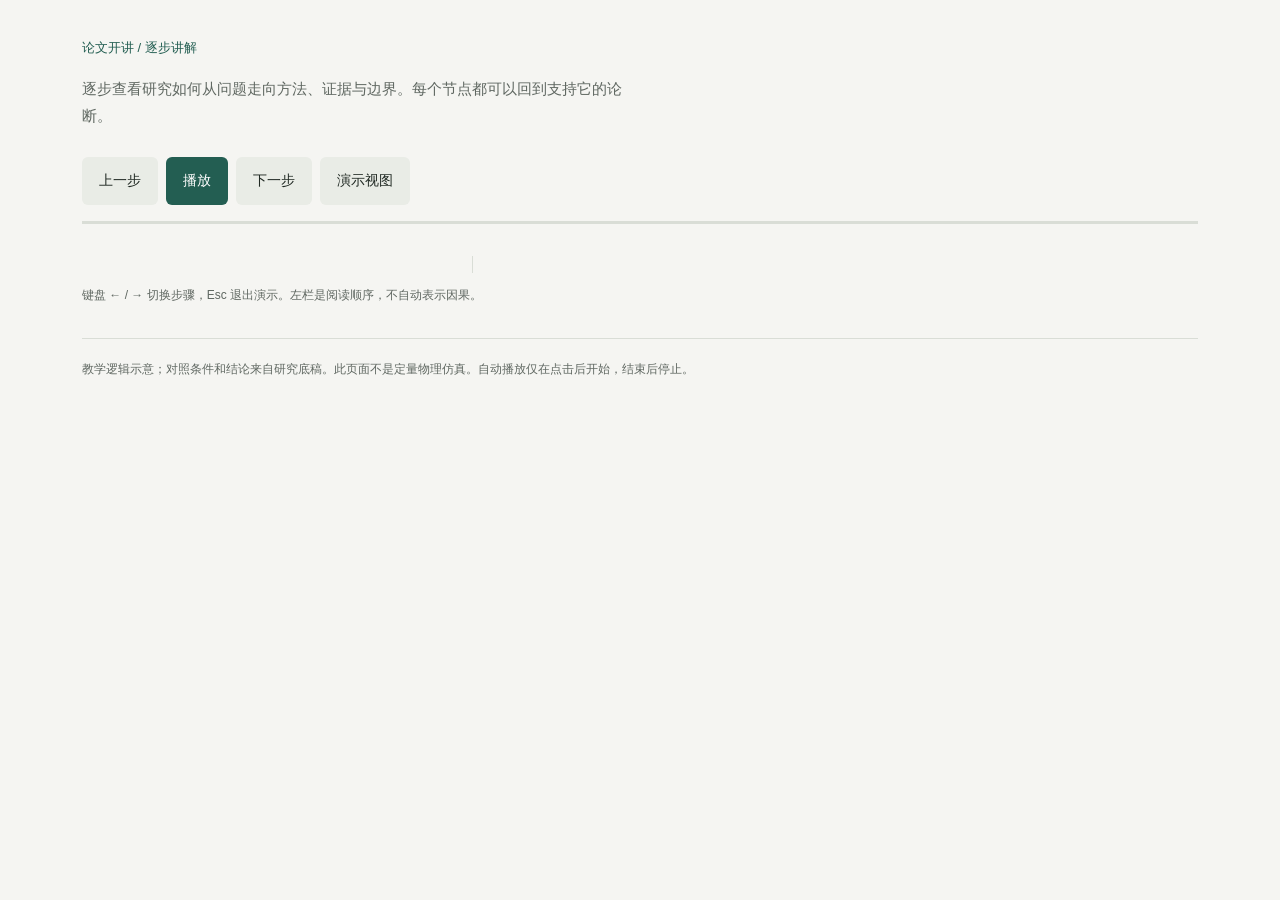
<file: assets/logic-chain.html>
<!doctype html>
<html lang="zh-CN">
<head>
<meta charset="utf-8">
<meta name="viewport" content="width=device-width,initial-scale=1">
<title>研究逻辑链</title>
<style>
:root{color-scheme:light;--bg:#f5f5f2;--panel:#fff;--ink:#202923;--soft:#606862;--line:#d9ddd6;--accent:#235e52;--pale:#eaf0eb}
*{box-sizing:border-box}body{margin:0;background:var(--bg);color:var(--ink);font:16px/1.8 "Helvetica Neue",Arial,"PingFang SC","Microsoft YaHei",sans-serif;-webkit-font-smoothing:antialiased}
main{max-width:1180px;margin:auto;padding:36px 32px}header{max-width:850px}h1,h2,h3{overflow-wrap:anywhere;font-weight:500;letter-spacing:-.02em}
h1{font-size:clamp(28px,3.5vw,40px);line-height:1.35;margin:12px 0 16px}.eyebrow{font-size:13px;color:var(--accent)}.lead{color:var(--soft);font-size:15px;max-width:65ch}
.toolbar{display:flex;gap:8px;align-items:center;flex-wrap:wrap;margin:28px 0 16px}
button{font:inherit;min-height:44px;padding:10px 16px;border:1px solid transparent;border-radius:6px;background:#e9ece6;color:var(--ink);cursor:pointer;font-size:14px;touch-action:manipulation}
button:focus-visible,a:focus-visible,summary:focus-visible{outline:2px solid var(--accent);outline-offset:4px}
button:disabled{opacity:.45;cursor:default}#play,#reveal{background:var(--accent);color:#fff}#present[aria-pressed=true]{border-color:var(--accent);color:var(--accent);background:var(--pale)}
#position{font-size:13px;color:var(--soft);margin-left:auto;font-variant-numeric:tabular-nums}
#meter{height:3px;background:var(--line);margin:0 0 32px}#fill{height:100%;width:0;background:var(--accent)}
.layout{display:grid;grid-template-columns:minmax(200px,.65fr) minmax(0,1.35fr);gap:40px;align-items:start}
#chain{padding:0;margin:0;list-style:none}.node{margin:0}
.node button{display:flex;align-items:baseline;gap:16px;text-align:left;width:100%;border:0;border-radius:0;background:none;padding:16px 0;border-bottom:1px solid var(--line);transition:color .15s}
.node[aria-current=true] button{color:var(--accent);font-weight:600;border-bottom-color:var(--accent);transform:none}
.number{font-variant-numeric:tabular-nums;color:var(--soft);font-size:12px;min-width:24px}.node[aria-current=true] .number{color:var(--accent)}
.detail{padding:0 0 0 32px;border-left:1px solid var(--line);min-width:0}
h2{margin:8px 0 16px;font-size:28px;line-height:1.4}.relation{color:var(--accent);font-size:13px;margin-top:0}.tag{font-size:12px;color:var(--accent)}
#explanation{font-size:17px;line-height:1.9;max-width:70ch}
.claim{border-top:1px solid var(--line);padding:20px 0 8px;margin-top:24px}.boundary{color:var(--soft);font-size:14px}
details{font-size:14px;overflow-wrap:anywhere}summary{cursor:pointer;padding:10px 0;min-height:44px}a{color:var(--accent);text-underline-offset:4px}
footer{color:var(--soft);font-size:12px;margin-top:32px;border-top:1px solid var(--line);padding-top:20px}.reduced,.keyboard-note{color:var(--soft);font-size:12px}
.hidden{display:none!important}.scene{border-top:1px solid var(--line);padding-top:24px;margin-top:28px}
.scene-question{font-size:22px;line-height:1.6;margin:8px 0 24px}
.comparison{display:grid;grid-template-columns:1fr 1fr;gap:20px}
.condition{padding:20px;background:var(--panel);border-top:2px solid var(--line);min-width:0;overflow-wrap:anywhere}
.condition small{color:var(--soft);font-size:12px}.condition p{margin:16px 0 0;font-size:17px;line-height:1.85}
.condition.after{background:var(--pale);border-color:var(--accent)}
.masked #after{display:none}.masked .after{min-height:128px}.masked .after:after{content:"先想一想：这个改变会带来什么？";display:block;margin-top:16px;font-size:15px;color:var(--soft)}
#reveal{margin:24px 0 8px}#takeaway{font-size:16px;color:var(--accent);line-height:1.85}
.presentation body{background:var(--panel)}.presentation main{max-width:1200px;padding-top:24px}
.presentation header h1{font-size:16px;color:var(--soft);letter-spacing:0;max-width:none}.presentation header .lead,.presentation header .eyebrow{display:none}
.presentation .layout{grid-template-columns:1fr}.presentation #chain{display:none}
.presentation .detail{padding:0;border:0}.presentation h2{font-size:38px;max-width:30em}
.presentation #explanation{font-size:21px;max-width:75ch}
.presentation .scene-question{font-size:28px}.presentation .condition{padding:28px;background:var(--bg)}.presentation .condition.after{background:var(--pale)}
.presentation .condition p{font-size:clamp(20px,2.4vw,28px)}.presentation .claim{font-size:15px;max-width:85ch}
@media(max-width:760px){
 main{padding:28px 20px}.layout{grid-template-columns:1fr;gap:28px}.detail{grid-row:1;border:0;padding:0}
 h2{font-size:25px}#chain{border-top:1px solid var(--line)}.toolbar{gap:8px}.toolbar button{padding:8px 12px}
 .presentation main{padding:24px 20px}.presentation h2{font-size:30px}.presentation #explanation{font-size:18px}
}
@media(max-width:520px){
 .comparison{grid-template-columns:1fr;gap:16px}.condition,.presentation .condition{padding:20px}
 .scene-question,.presentation .scene-question{font-size:22px}#position{margin-left:0;width:100%}
 .presentation .condition p{font-size:20px}
}
@media(prefers-reduced-motion:reduce){*{transition:none!important;animation:none!important}.node[aria-current=true] button{transform:none}}
@media print{.toolbar,.keyboard-note,.reduced,#meter,#chain{display:none}.layout{display:block}.detail{border:0;padding:0}.masked #after{display:block}.masked .after:after{display:none}body{background:white}main{padding:0}h1,h2,h3{break-after:avoid}}
</style>
</head>
<body>
<main>
<header><div class="eyebrow">论文开讲 / 逐步讲解</div><h1 id="title"></h1>
<p class="lead">逐步查看研究如何从问题走向方法、证据与边界。每个节点都可以回到支持它的论断。</p></header>
<div class="toolbar">
<button id="prev" type="button">上一步</button><button id="play" type="button">播放</button>
<button id="next" type="button">下一步</button><button id="present" type="button" aria-pressed="false">演示视图</button><span id="position" aria-live="polite"></span>
</div>
<div id="meter" role="progressbar" aria-label="逻辑链进度" aria-valuemin="0" aria-valuemax="100" aria-valuenow="0"><div id="fill"></div></div>
<div class="layout"><ol id="chain" aria-label="逻辑节点"></ol>
<section class="detail" aria-labelledby="node-title">
<p id="relation" class="relation"></p><h2 id="node-title"></h2><p id="explanation"></p>
<section id="scene" class="scene hidden" aria-label="预测与对照">
<span class="tag">先预测，再检查</span><h3 id="scene-question" class="scene-question"></h3>
<div id="comparison" class="comparison masked"><div class="condition"><small>条件 A / 起点</small><p id="before"></p></div><div class="condition after"><small>条件 B / 改变后</small><p id="after"></p></div></div>
<button id="reveal" type="button" aria-expanded="false">揭示变化</button><p id="takeaway" class="hidden"></p>
</section>
<div id="claims"></div></section></div>
<p id="motion-note" class="reduced"></p>
<p class="keyboard-note">键盘 ← / → 切换步骤，Esc 退出演示。左栏是阅读顺序，不自动表示因果。</p>
<footer>教学逻辑示意；对照条件和结论来自研究底稿。此页面不是定量物理仿真。自动播放仅在点击后开始，结束后停止。</footer>
</main>
<script id="data" type="application/json">__RESEARCH_DATA__</script>
<script>
const data=JSON.parse(document.getElementById('data').textContent);
const byId=(items)=>Object.fromEntries(items.map(x=>[x.id,x]));
const claims=byId(data.claims), evidence=byId(data.evidence), sources=byId(data.sources);
const relations={motivates:'提出动机',requires:'依赖前提',supports:'提供支持',contrasts:'形成对照',limits:'限定边界',enables:'使下一步可行',causes:'因果关系'};
const types={author_claim:'作者主张',observation:'观测／证据',inference:'补充推断'};
let index=0,timer=null,elapsed=0,last=0,revealed=false;
const reduced=matchMedia('(prefers-reduced-motion: reduce)');
const $=(id)=>document.getElementById(id);
function el(tag,text,cls){const n=document.createElement(tag);n.textContent=text;if(cls)n.className=cls;return n}
$('title').textContent=data.title;document.title=data.title+' · 逻辑链';
data.nodes.forEach((n,i)=>{const li=el('li','','node'),b=el('button','');b.type='button';b.append(el('span',String(i+1).padStart(2,'0'),'number'),el('span',n.label));b.addEventListener('click',()=>{pause();show(i)});li.append(b);$('chain').append(li)});
function show(i){
index=i;elapsed=0;const n=data.nodes[i],previous=data.nodes[i-1];
const edge=previous&&data.edges.find(e=>e.from===previous.id&&e.to===n.id);
$('relation').textContent=edge?relations[edge.relation]+'：'+edge.reason:(i?'下一知识点':'从研究问题出发');
$('node-title').textContent=n.label;$('explanation').textContent=n.explanation;
const scene=(data.scenes||[]).find(s=>s.node_id===n.id);
$('scene').classList.toggle('hidden',!scene);revealed=false;$('comparison').classList.add('masked');$('reveal').textContent='揭示变化';$('reveal').setAttribute('aria-expanded','false');$('takeaway').classList.add('hidden');
if(scene){$('scene-question').textContent=scene.question;$('before').textContent=scene.before;$('after').textContent=scene.after;$('takeaway').textContent=scene.takeaway}
$('position').textContent=(i+1)+' / '+data.nodes.length;
[...$('chain').children].forEach((li,j)=>li.setAttribute('aria-current',String(j===i)));
$('claims').replaceChildren();
n.claim_ids.forEach(id=>{
 const c=claims[id],box=el('div','','claim');box.append(el('span',id+' · '+types[c.type],'tag'),el('p',c.text),el('p','边界：'+c.boundary,'boundary'));
 const details=el('details','');details.append(el('summary','查看原文证据与定位'));
 c.evidence_ids.forEach(eid=>{const e=evidence[eid],s=sources[e.source_id];details.append(el('p',eid+' · '+s.title+' · '+e.location+' ['+e.verification+']'),el('p',e.observation));
 const loc=s.location||'';if(/^https?:\/\//i.test(loc)){const a=el('a','打开来源');a.href=loc;a.target='_blank';a.rel='noopener noreferrer';details.append(a)}else details.append(el('p',loc));
 });box.append(details);$('claims').append(box);
});$('prev').disabled=i===0;$('next').disabled=i===data.nodes.length-1;progress();
}
function progress(){const value=100*(index+1)/data.nodes.length;$('fill').style.width=value+'%';$('meter').setAttribute('aria-valuenow',String(Math.round(value)))}
function pause(){if(timer!==null)cancelAnimationFrame(timer);timer=null;$('play').textContent='播放'}
function reveal(){revealed=!revealed;$('comparison').classList.toggle('masked',!revealed);$('takeaway').classList.toggle('hidden',!revealed);$('reveal').textContent=revealed?'收起解释，重新预测':'揭示变化';$('reveal').setAttribute('aria-expanded',String(revealed))}
function tick(now){elapsed+=Math.min(now-last,250);last=now;if(!revealed&&elapsed>=500*(data.seconds_per_step||7))reveal();if(elapsed>=1000*(data.seconds_per_step||7)){if(index===data.nodes.length-1){pause();return}show(index+1)}timer=requestAnimationFrame(tick)}
$('reveal').addEventListener('click',()=>{pause();reveal()});
$('present').addEventListener('click',()=>{const active=document.documentElement.classList.toggle('presentation');$('present').setAttribute('aria-pressed',String(active));$('present').textContent=active?'退出演示':'演示视图'});
document.addEventListener('keydown',e=>{if(e.altKey||e.ctrlKey||e.metaKey||e.target.closest('input,textarea,select'))return;if(e.key==='ArrowRight'){$('next').click();e.preventDefault()}if(e.key==='ArrowLeft'){$('prev').click();e.preventDefault()}if(e.key==='Escape'&&document.documentElement.classList.contains('presentation'))$('present').click()});
$('play').addEventListener('click',()=>{if(timer!==null){pause();return}if(index===data.nodes.length-1)show(0);$('play').textContent='暂停';last=performance.now();timer=requestAnimationFrame(tick)});
$('prev').addEventListener('click',()=>{pause();show(Math.max(0,index-1))});
$('next').addEventListener('click',()=>{pause();show(Math.min(data.nodes.length-1,index+1))});
document.addEventListener('visibilitychange',()=>{if(document.hidden)pause()});
function motion(){pause();$('motion-note').textContent=reduced.matches?'已按系统设置减少移动效果；仍可手动逐步查看。':''}
reduced.addEventListener('change',motion);motion();show(0);
</script>
</body></html>
</file>
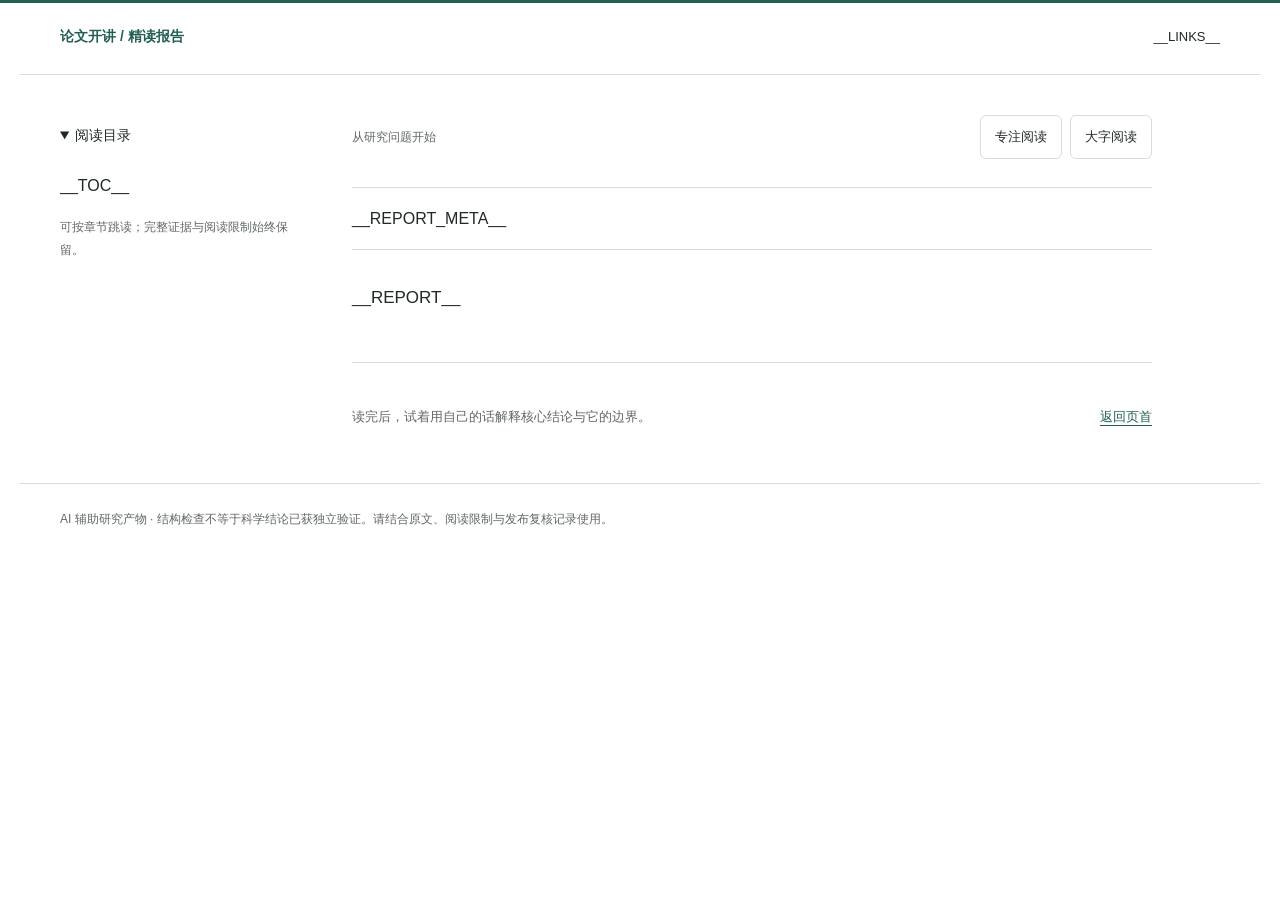
<file: assets/report.html>
<!doctype html>
<html lang="zh-CN">
<head>
<meta charset="utf-8">
<meta name="viewport" content="width=device-width,initial-scale=1">
<title>__TITLE__</title>
<style>
:root { color-scheme:light; --ink:#202923; --soft:#606862; --line:#d9ddd6; --accent:#235e52; --paper:#f5f5f2; --reading-size:17px; }
* { box-sizing:border-box; }
html { scroll-behavior:smooth; }
body { margin:0; color:var(--ink); background:#fff; font:16px/1.85 "Helvetica Neue",Arial,"PingFang SC","Microsoft YaHei",sans-serif; -webkit-font-smoothing:antialiased; }
[hidden] { display:none!important; }
a { color:var(--accent); text-underline-offset:4px; }
a,button,summary,input { touch-action:manipulation; }
a:focus-visible,button:focus-visible,summary:focus-visible,input:focus-visible { outline:2px solid var(--accent); outline-offset:4px; }
button,input { font:inherit; }
button { cursor:pointer; min-height:44px; border:1px solid var(--line); border-radius:6px; padding:8px 14px; background:#fff; color:var(--ink); font-size:13px; }
button[aria-pressed=true] { color:var(--accent); border-color:var(--accent); background:#eaf0eb; }
.skip { position:fixed; top:-80px; left:20px; background:white; z-index:20; padding:10px; }
.skip:focus { top:12px; }
.masthead { max-width:1240px; margin:auto; padding:24px 40px; border-bottom:1px solid var(--line); display:flex; align-items:center; justify-content:space-between; gap:24px; }
.brand { font-size:14px; font-weight:600; color:var(--accent); }
.masthead nav { display:flex; gap:20px; flex-wrap:wrap; font-size:13px; }
.masthead a { display:inline-flex; align-items:center; min-height:44px; text-decoration:none; }
.layout { display:grid; grid-template-columns:228px minmax(0,1fr); gap:64px; max-width:1240px; margin:0 auto; padding:40px; }
aside { position:sticky; top:24px; align-self:start; max-height:calc(100vh - 48px); overflow:auto; scrollbar-width:thin; }
aside summary { cursor:pointer; padding:8px 0; min-height:44px; font-size:14px; font-weight:500; }
aside nav { counter-reset:chapter; margin-top:12px; }
aside nav a { display:flex; gap:10px; text-decoration:none; color:var(--soft); font-size:13px; line-height:1.6; padding:10px 8px; min-height:44px; border-left:2px solid transparent; overflow-wrap:anywhere; }
aside nav a::before { counter-increment:chapter; content:counter(chapter,decimal-leading-zero); font-size:11px; min-width:18px; padding-top:2px; font-variant-numeric:tabular-nums; }
aside nav a[aria-current=location] { color:var(--accent); border-left-color:var(--accent); background:var(--paper); }
aside small { display:block; color:var(--soft); font-size:12px; margin-top:16px; }
main { min-width:0; max-width:800px; }
.reader-tools { display:flex; align-items:center; flex-wrap:wrap; gap:8px; margin-bottom:28px; }
.reader-tools span { margin-right:auto; color:var(--soft); font-size:12px; }
.report-meta { display:flex; flex-wrap:wrap; gap:12px 28px; padding:16px 0; margin:0 0 32px; border-block:1px solid var(--line); }
.report-meta div { display:flex; gap:8px; align-items:baseline; font-size:12px; }
.report-meta dt { color:var(--soft); }
.report-meta dd { margin:0; color:var(--ink); font-size:14px; font-variant-numeric:tabular-nums; }
.report-content { font-size:var(--reading-size); }
h1 { font-size:clamp(30px,3.5vw,44px); line-height:1.35; letter-spacing:-.025em; font-weight:500; margin:0 0 24px; text-wrap:pretty; }
h2 { font-size:26px; line-height:1.5; font-weight:500; margin:0 0 24px; scroll-margin-top:28px; }
h3 { font-size:19px; line-height:1.6; font-weight:600; margin:32px 0 12px; }
p,li,h1,h2,h3 { overflow-wrap:anywhere; }
p { margin:14px 0; }
ul { padding-left:24px; margin:16px 0; }
li { padding:5px 0; }
.report-content>p:first-of-type { font-size:20px; color:var(--accent); line-height:1.75; }
.report-content>p:nth-of-type(2) { color:var(--soft); font-size:13px; margin-bottom:36px; }
.report-section { padding:36px 0 12px; margin-top:28px; border-top:1px solid var(--line); }
.report-section:first-of-type { border-top:2px solid var(--accent); }
.report-section:target { scroll-margin-top:24px; }
.report-section .evidence-line { color:var(--soft); font-size:13px; }
.reader-end { display:flex; justify-content:space-between; flex-wrap:wrap; gap:16px; border-top:1px solid var(--line); padding-top:28px; margin-top:48px; color:var(--soft); font-size:13px; }
.reader-end a { min-height:44px; display:inline-flex; align-items:center; }
footer { max-width:1240px; margin:auto; border-top:1px solid var(--line); padding:24px 40px; color:var(--soft); font-size:12px; }
#reading-progress { position:fixed; top:0; left:0; width:100%; height:3px; border:0; accent-color:var(--accent); z-index:5; }
#reading-progress::-webkit-progress-bar { background:transparent; }
#reading-progress::-webkit-progress-value { background:var(--accent); }
.focus-reading aside { display:none; }
.focus-reading .layout { display:block; max-width:880px; }
.large-type { --reading-size:20px; }
@media(max-width:1000px) { .layout { gap:36px; grid-template-columns:190px minmax(0,1fr); padding:32px 28px; } }
@media(max-width:820px) {
  .layout { grid-template-columns:1fr; gap:24px; padding:24px; }
  aside { position:static; max-height:none; border-bottom:1px solid var(--line); padding-bottom:8px; }
  aside nav { max-height:320px; overflow:auto; }
  aside small { display:none; }
  .masthead,footer { padding:20px 24px; }
  .masthead { align-items:flex-start; flex-direction:column; gap:4px; }
  .masthead nav { gap:8px 20px; }
}
@media(max-width:480px) {
  .layout,.focus-reading .layout { padding:24px 20px; }
  .masthead,footer { padding:16px 20px; }
  .report-content { font-size:var(--reading-size); }
  .reader-tools { gap:8px; margin-bottom:24px; }
  .reader-tools span { width:100%; }
  h1 { font-size:30px; }
  h2 { font-size:23px; }
  .report-meta { gap:8px 20px; margin-bottom:24px; }
  .report-section { margin-top:24px; padding-top:28px; }
}
@media(prefers-reduced-motion:reduce) { html { scroll-behavior:auto; } }
@media print {
  .masthead nav,aside,.reader-tools,.reader-end,#reading-progress,.skip { display:none!important; }
  .layout,.focus-reading .layout { display:block; max-width:none; padding:0; }
  main { max-width:none; }
  .masthead,footer { padding:12px 0; }
  body,.report-content,.large-type .report-content { font-size:11pt; }
  h1 { font-size:24pt; } h2 { font-size:17pt; } h3 { font-size:13pt; }
  h1,h2,h3 { break-after:avoid; }
  p,li { orphans:3; widows:3; }
  .report-section { margin-top:18px; padding-top:18px; }
  a { color:inherit; } @page { margin:18mm; }
}
</style>
</head>
<body id="top">
<a class="skip" href="#report-content">跳转到正文</a>
<progress id="reading-progress" value="0" max="100" aria-label="页面滚动位置" hidden></progress>
<header class="masthead"><span class="brand">论文开讲 / 精读报告</span><nav aria-label="相关产物">__LINKS__</nav></header>
<div class="layout">
<aside><details id="contents" open><summary>阅读目录</summary><nav aria-label="报告目录">__TOC__</nav></details><small>可按章节跳读；完整证据与阅读限制始终保留。</small></aside>
<main>
<div class="reader-tools" hidden><span id="reading-location">从研究问题开始</span><button id="reader-focus" type="button" aria-pressed="false">专注阅读</button><button id="reader-type" type="button" aria-pressed="false">大字阅读</button></div>
<dl class="report-meta">__REPORT_META__</dl>
<article class="report-content" id="report-content" tabindex="-1">__REPORT__</article>
<div class="reader-end"><p>读完后，试着用自己的话解释核心结论与它的边界。</p><a href="#top">返回页首</a></div>
</main>
</div>
<footer>AI 辅助研究产物 · 结构检查不等于科学结论已获独立验证。请结合原文、阅读限制与发布复核记录使用。</footer>
<script>
(() => {
  const root=document.documentElement, contents=document.getElementById('contents');
  const links=[...document.querySelectorAll('aside nav a')];
  const headings=[...document.querySelectorAll('.report-section h2')];
  const progress=document.getElementById('reading-progress');
  document.querySelector('.reader-tools').hidden=false; progress.hidden=false;
  const compact=matchMedia('(max-width:820px)');
  const adapt=()=>{contents.open=!compact.matches;};
  compact.addEventListener('change',adapt); adapt();
  const toggles=[['reader-focus','focus-reading'],['reader-type','large-type']];
  toggles.forEach(([id,cls])=>document.getElementById(id).addEventListener('click',()=>{
    const enabled=root.classList.toggle(cls);
    document.getElementById(id).setAttribute('aria-pressed',String(enabled)); update();
  }));
  let scheduled=false;
  function update(){
    scheduled=false;
    const max=document.documentElement.scrollHeight-innerHeight;
    progress.value=max>0?Math.round(100*Math.min(1,Math.max(0,scrollY/max))):100;
    let active=-1;
    headings.forEach((heading,i)=>{if(heading.getBoundingClientRect().top<=140)active=i;});
    links.forEach((link,i)=>{if(i===active)link.setAttribute('aria-current','location');else link.removeAttribute('aria-current');});
    document.getElementById('reading-location').textContent=active<0?'从研究问题开始':'当前位置：'+headings[active].textContent;
  }
  function schedule(){if(!scheduled){scheduled=true;requestAnimationFrame(update);}}
  addEventListener('scroll',schedule,{passive:true}); addEventListener('resize',schedule);
  addEventListener('hashchange',schedule); update();
})();
</script>
</body>
</html>
</file>
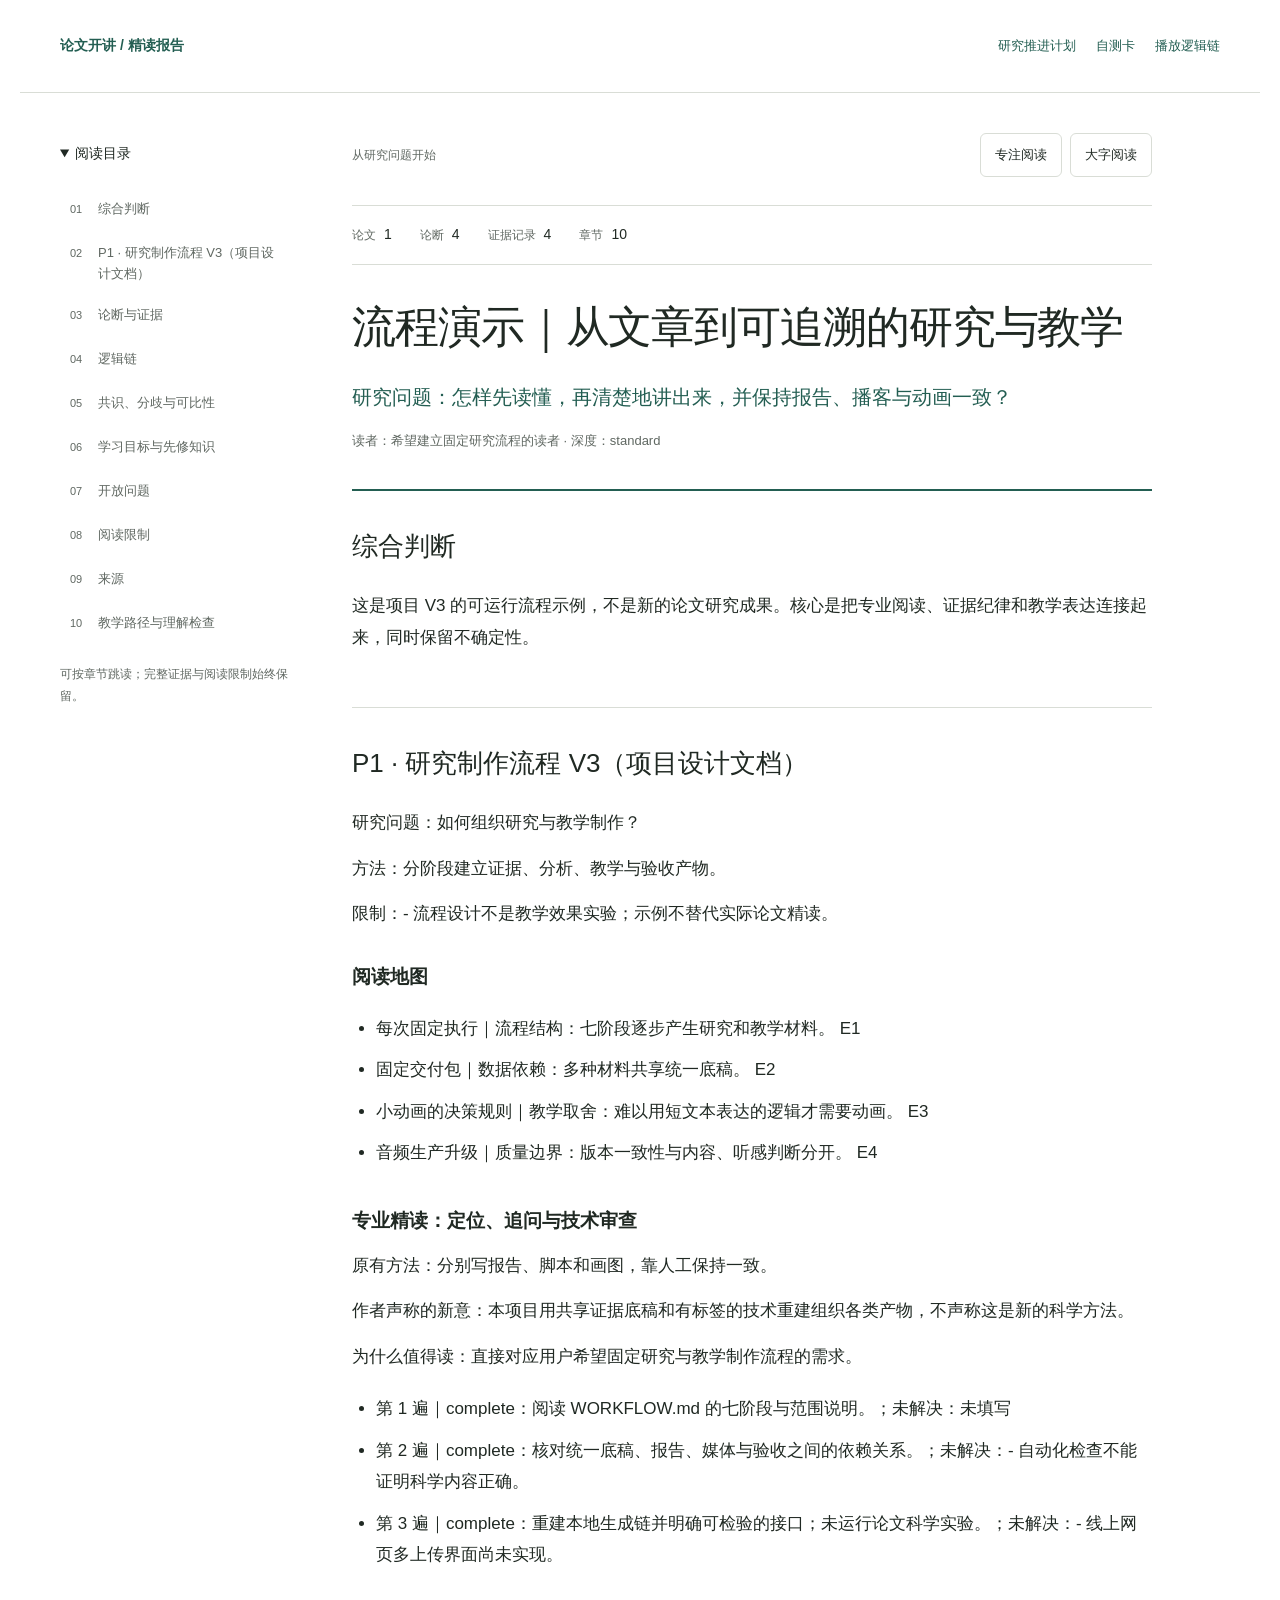
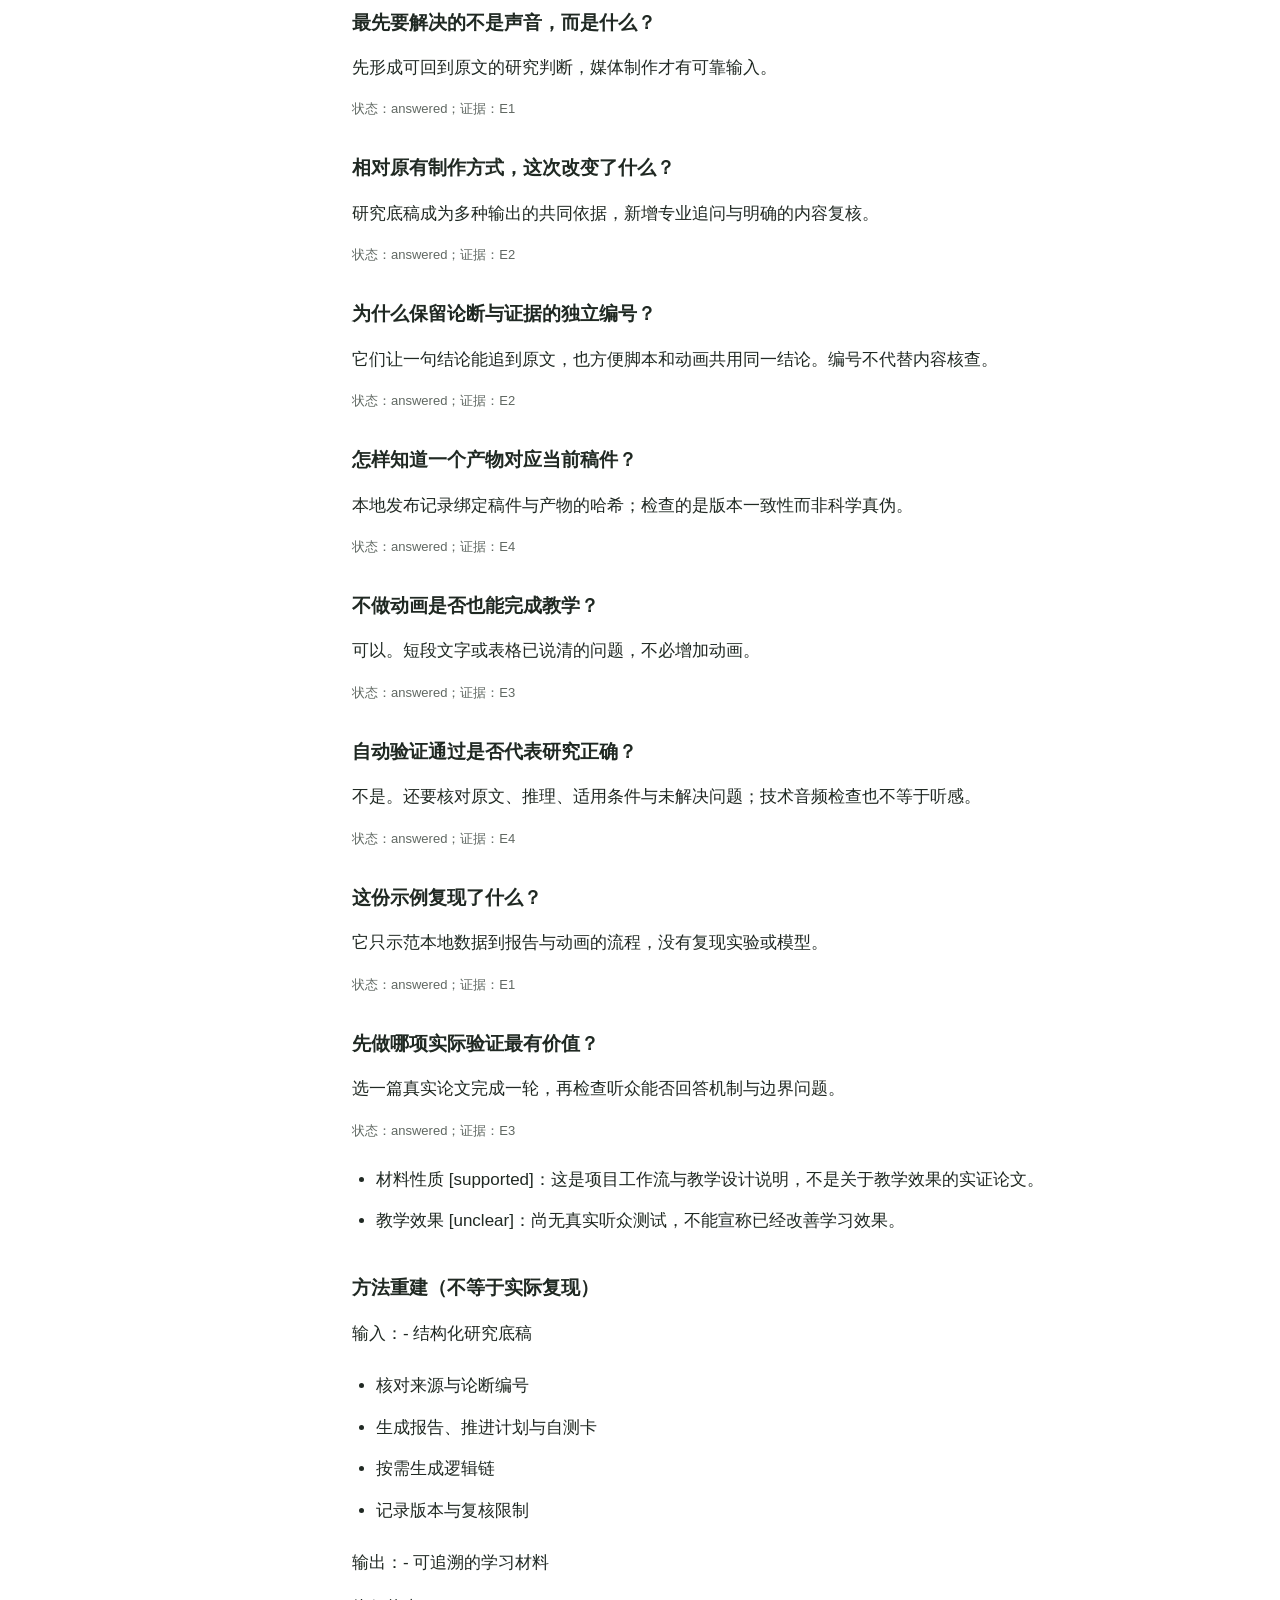
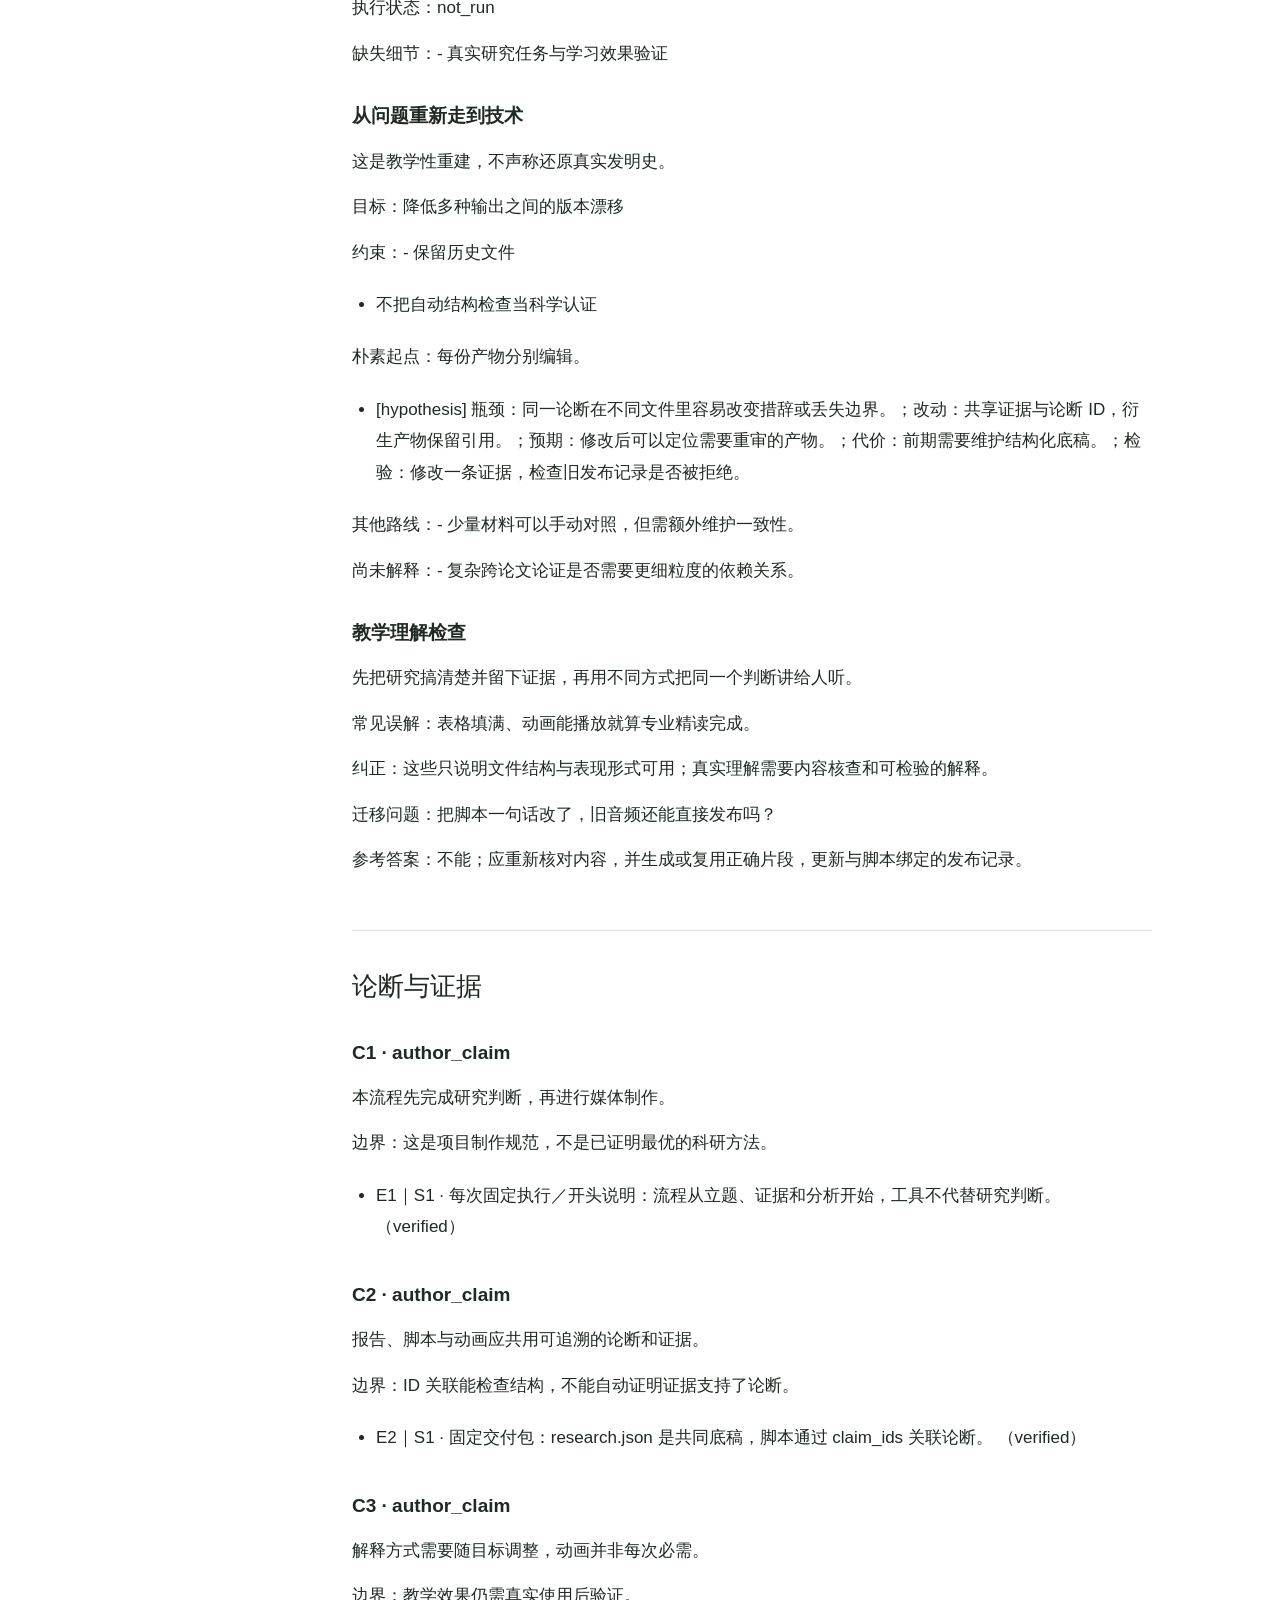
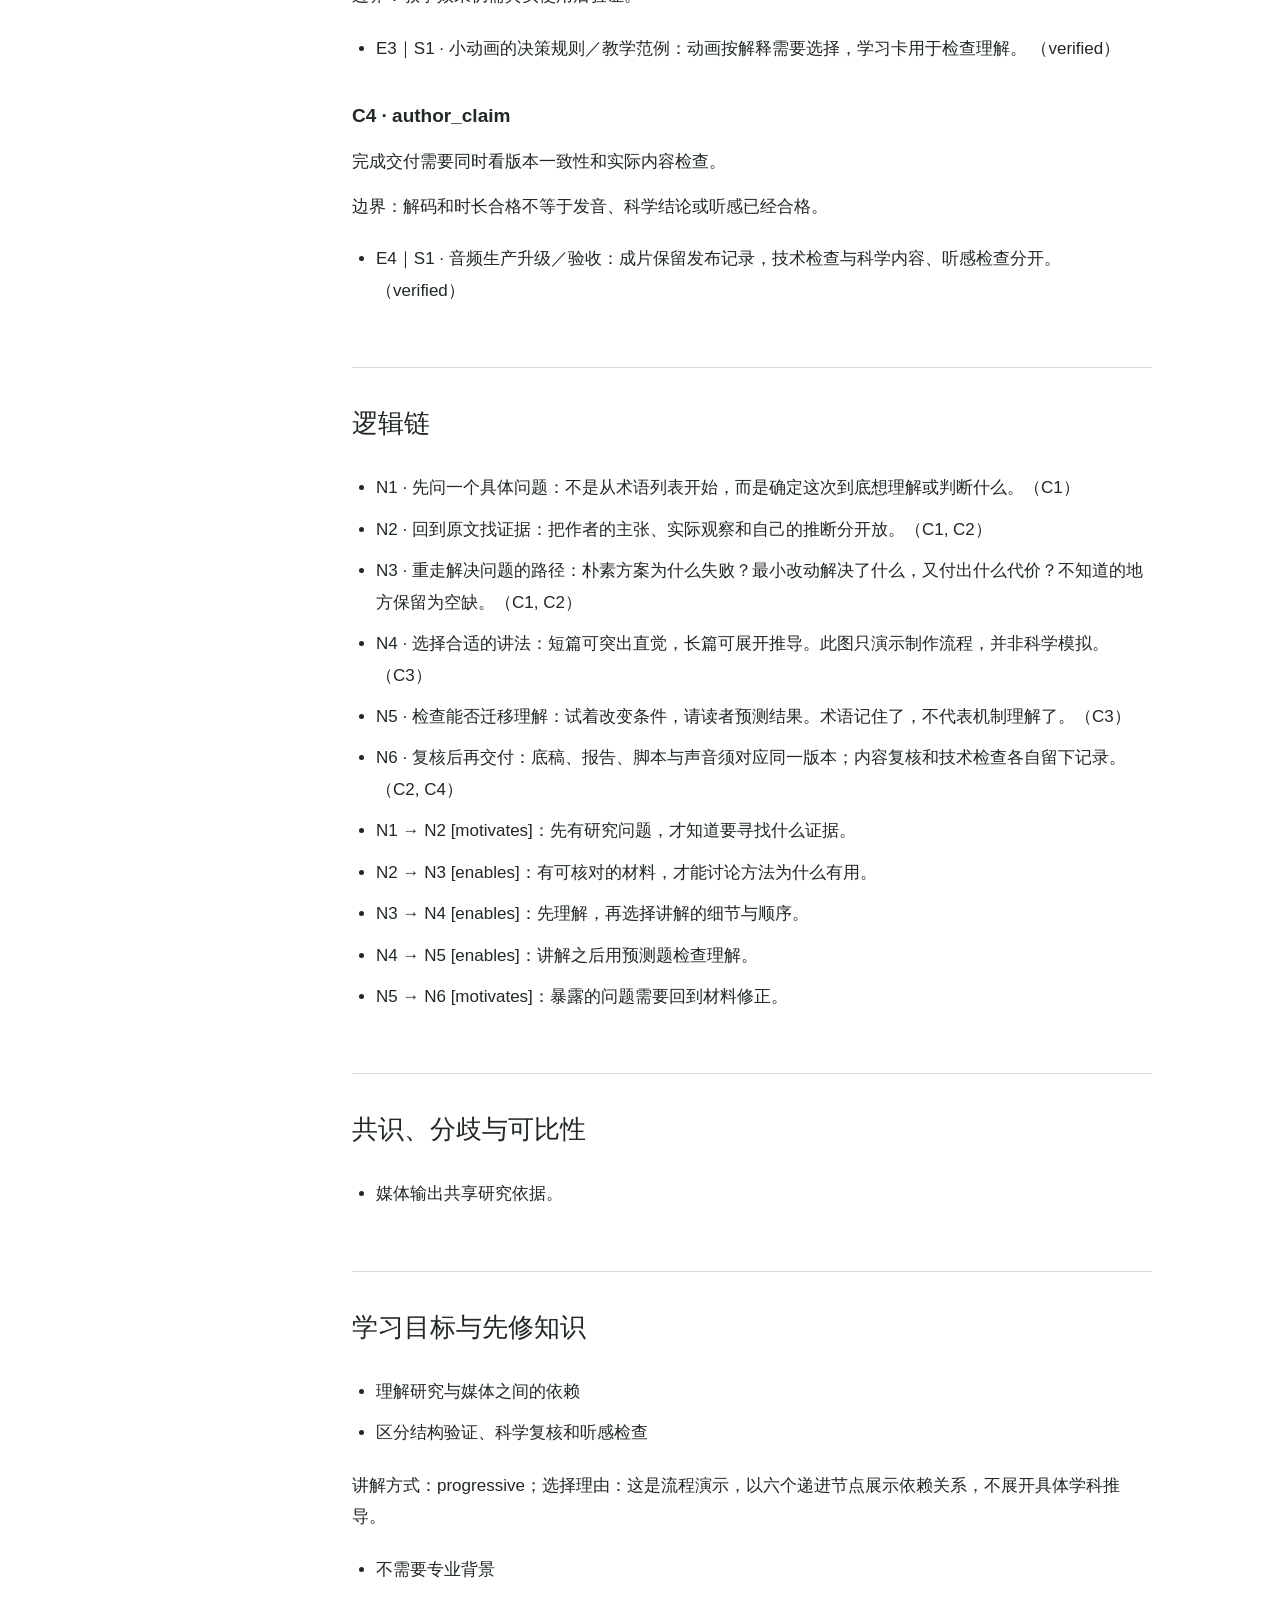
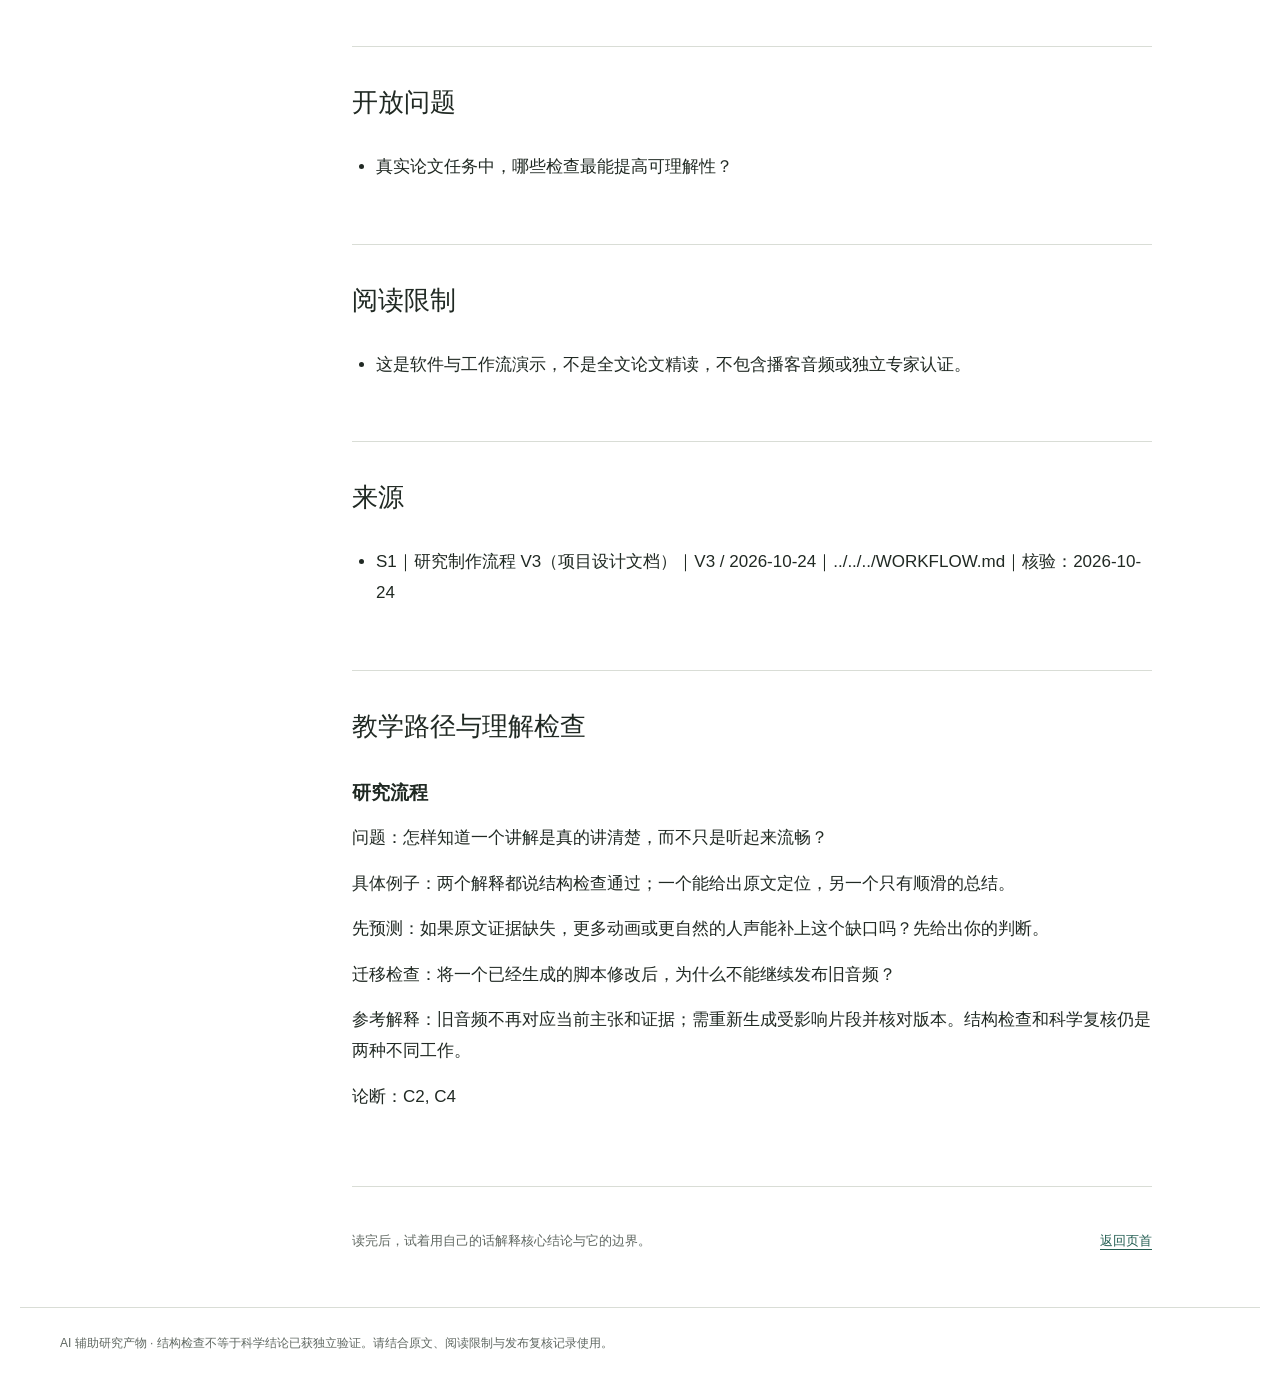
<file: examples/research-v3/report.html>
<!doctype html>
<html lang="zh-CN">
<head>
<meta charset="utf-8">
<meta name="viewport" content="width=device-width,initial-scale=1">
<title>流程演示｜从文章到可追溯的研究与教学</title>
<style>
:root { color-scheme:light; --ink:#202923; --soft:#606862; --line:#d9ddd6; --accent:#235e52; --paper:#f5f5f2; --reading-size:17px; }
* { box-sizing:border-box; }
html { scroll-behavior:smooth; }
body { margin:0; color:var(--ink); background:#fff; font:16px/1.85 "Helvetica Neue",Arial,"PingFang SC","Microsoft YaHei",sans-serif; -webkit-font-smoothing:antialiased; }
[hidden] { display:none!important; }
a { color:var(--accent); text-underline-offset:4px; }
a,button,summary,input { touch-action:manipulation; }
a:focus-visible,button:focus-visible,summary:focus-visible,input:focus-visible { outline:2px solid var(--accent); outline-offset:4px; }
button,input { font:inherit; }
button { cursor:pointer; min-height:44px; border:1px solid var(--line); border-radius:6px; padding:8px 14px; background:#fff; color:var(--ink); font-size:13px; }
button[aria-pressed=true] { color:var(--accent); border-color:var(--accent); background:#eaf0eb; }
.skip { position:fixed; top:-80px; left:20px; background:white; z-index:20; padding:10px; }
.skip:focus { top:12px; }
.masthead { max-width:1240px; margin:auto; padding:24px 40px; border-bottom:1px solid var(--line); display:flex; align-items:center; justify-content:space-between; gap:24px; }
.brand { font-size:14px; font-weight:600; color:var(--accent); }
.masthead nav { display:flex; gap:20px; flex-wrap:wrap; font-size:13px; }
.masthead a { display:inline-flex; align-items:center; min-height:44px; text-decoration:none; }
.layout { display:grid; grid-template-columns:228px minmax(0,1fr); gap:64px; max-width:1240px; margin:0 auto; padding:40px; }
aside { position:sticky; top:24px; align-self:start; max-height:calc(100vh - 48px); overflow:auto; scrollbar-width:thin; }
aside summary { cursor:pointer; padding:8px 0; min-height:44px; font-size:14px; font-weight:500; }
aside nav { counter-reset:chapter; margin-top:12px; }
aside nav a { display:flex; gap:10px; text-decoration:none; color:var(--soft); font-size:13px; line-height:1.6; padding:10px 8px; min-height:44px; border-left:2px solid transparent; overflow-wrap:anywhere; }
aside nav a::before { counter-increment:chapter; content:counter(chapter,decimal-leading-zero); font-size:11px; min-width:18px; padding-top:2px; font-variant-numeric:tabular-nums; }
aside nav a[aria-current=location] { color:var(--accent); border-left-color:var(--accent); background:var(--paper); }
aside small { display:block; color:var(--soft); font-size:12px; margin-top:16px; }
main { min-width:0; max-width:800px; }
.reader-tools { display:flex; align-items:center; flex-wrap:wrap; gap:8px; margin-bottom:28px; }
.reader-tools span { margin-right:auto; color:var(--soft); font-size:12px; }
.report-meta { display:flex; flex-wrap:wrap; gap:12px 28px; padding:16px 0; margin:0 0 32px; border-block:1px solid var(--line); }
.report-meta div { display:flex; gap:8px; align-items:baseline; font-size:12px; }
.report-meta dt { color:var(--soft); }
.report-meta dd { margin:0; color:var(--ink); font-size:14px; font-variant-numeric:tabular-nums; }
.report-content { font-size:var(--reading-size); }
h1 { font-size:clamp(30px,3.5vw,44px); line-height:1.35; letter-spacing:-.025em; font-weight:500; margin:0 0 24px; text-wrap:pretty; }
h2 { font-size:26px; line-height:1.5; font-weight:500; margin:0 0 24px; scroll-margin-top:28px; }
h3 { font-size:19px; line-height:1.6; font-weight:600; margin:32px 0 12px; }
p,li,h1,h2,h3 { overflow-wrap:anywhere; }
p { margin:14px 0; }
ul { padding-left:24px; margin:16px 0; }
li { padding:5px 0; }
.report-content>p:first-of-type { font-size:20px; color:var(--accent); line-height:1.75; }
.report-content>p:nth-of-type(2) { color:var(--soft); font-size:13px; margin-bottom:36px; }
.report-section { padding:36px 0 12px; margin-top:28px; border-top:1px solid var(--line); }
.report-section:first-of-type { border-top:2px solid var(--accent); }
.report-section:target { scroll-margin-top:24px; }
.report-section .evidence-line { color:var(--soft); font-size:13px; }
.reader-end { display:flex; justify-content:space-between; flex-wrap:wrap; gap:16px; border-top:1px solid var(--line); padding-top:28px; margin-top:48px; color:var(--soft); font-size:13px; }
.reader-end a { min-height:44px; display:inline-flex; align-items:center; }
footer { max-width:1240px; margin:auto; border-top:1px solid var(--line); padding:24px 40px; color:var(--soft); font-size:12px; }
#reading-progress { position:fixed; top:0; left:0; width:100%; height:3px; border:0; accent-color:var(--accent); z-index:5; }
#reading-progress::-webkit-progress-bar { background:transparent; }
#reading-progress::-webkit-progress-value { background:var(--accent); }
.focus-reading aside { display:none; }
.focus-reading .layout { display:block; max-width:880px; }
.large-type { --reading-size:20px; }
@media(max-width:1000px) { .layout { gap:36px; grid-template-columns:190px minmax(0,1fr); padding:32px 28px; } }
@media(max-width:820px) {
  .layout { grid-template-columns:1fr; gap:24px; padding:24px; }
  aside { position:static; max-height:none; border-bottom:1px solid var(--line); padding-bottom:8px; }
  aside nav { max-height:320px; overflow:auto; }
  aside small { display:none; }
  .masthead,footer { padding:20px 24px; }
  .masthead { align-items:flex-start; flex-direction:column; gap:4px; }
  .masthead nav { gap:8px 20px; }
}
@media(max-width:480px) {
  .layout,.focus-reading .layout { padding:24px 20px; }
  .masthead,footer { padding:16px 20px; }
  .report-content { font-size:var(--reading-size); }
  .reader-tools { gap:8px; margin-bottom:24px; }
  .reader-tools span { width:100%; }
  h1 { font-size:30px; }
  h2 { font-size:23px; }
  .report-meta { gap:8px 20px; margin-bottom:24px; }
  .report-section { margin-top:24px; padding-top:28px; }
}
@media(prefers-reduced-motion:reduce) { html { scroll-behavior:auto; } }
@media print {
  .masthead nav,aside,.reader-tools,.reader-end,#reading-progress,.skip { display:none!important; }
  .layout,.focus-reading .layout { display:block; max-width:none; padding:0; }
  main { max-width:none; }
  .masthead,footer { padding:12px 0; }
  body,.report-content,.large-type .report-content { font-size:11pt; }
  h1 { font-size:24pt; } h2 { font-size:17pt; } h3 { font-size:13pt; }
  h1,h2,h3 { break-after:avoid; }
  p,li { orphans:3; widows:3; }
  .report-section { margin-top:18px; padding-top:18px; }
  a { color:inherit; } @page { margin:18mm; }
}
</style>
</head>
<body id="top">
<a class="skip" href="#report-content">跳转到正文</a>
<progress id="reading-progress" value="0" max="100" aria-label="页面滚动位置" hidden></progress>
<header class="masthead"><span class="brand">论文开讲 / 精读报告</span><nav aria-label="相关产物"><a href="followup-plan.md">研究推进计划</a><a href="learning-cards.json">自测卡</a><a href="visuals/logic-chain.html">播放逻辑链</a></nav></header>
<div class="layout">
<aside><details id="contents" open><summary>阅读目录</summary><nav aria-label="报告目录"><a href="#section-1">综合判断</a><a href="#section-2">P1 · 研究制作流程 V3（项目设计文档）</a><a href="#section-3">论断与证据</a><a href="#section-4">逻辑链</a><a href="#section-5">共识、分歧与可比性</a><a href="#section-6">学习目标与先修知识</a><a href="#section-7">开放问题</a><a href="#section-8">阅读限制</a><a href="#section-9">来源</a><a href="#section-10">教学路径与理解检查</a></nav></details><small>可按章节跳读；完整证据与阅读限制始终保留。</small></aside>
<main>
<div class="reader-tools" hidden><span id="reading-location">从研究问题开始</span><button id="reader-focus" type="button" aria-pressed="false">专注阅读</button><button id="reader-type" type="button" aria-pressed="false">大字阅读</button></div>
<dl class="report-meta"><div><dt>论文</dt><dd>1</dd></div><div><dt>论断</dt><dd>4</dd></div><div><dt>证据记录</dt><dd>4</dd></div><div><dt>章节</dt><dd>10</dd></div></dl>
<article class="report-content" id="report-content" tabindex="-1"><h1>流程演示｜从文章到可追溯的研究与教学</h1>
<p>研究问题：怎样先读懂，再清楚地讲出来，并保持报告、播客与动画一致？</p>
<p>读者：希望建立固定研究流程的读者 · 深度：standard</p>
<section class="report-section" aria-labelledby="section-1">
<h2 id="section-1">综合判断</h2>
<p>这是项目 V3 的可运行流程示例，不是新的论文研究成果。核心是把专业阅读、证据纪律和教学表达连接起来，同时保留不确定性。</p>
</section>
<section class="report-section" aria-labelledby="section-2">
<h2 id="section-2">P1 · 研究制作流程 V3（项目设计文档）</h2>
<p>研究问题：如何组织研究与教学制作？</p>
<p>方法：分阶段建立证据、分析、教学与验收产物。</p>
<p>限制：- 流程设计不是教学效果实验；示例不替代实际论文精读。</p>
<h3>阅读地图</h3>
<ul>
<li>每次固定执行｜流程结构：七阶段逐步产生研究和教学材料。 E1</li>
<li>固定交付包｜数据依赖：多种材料共享统一底稿。 E2</li>
<li>小动画的决策规则｜教学取舍：难以用短文本表达的逻辑才需要动画。 E3</li>
<li>音频生产升级｜质量边界：版本一致性与内容、听感判断分开。 E4</li>
</ul>
<h3>专业精读：定位、追问与技术审查</h3>
<p>原有方法：分别写报告、脚本和画图，靠人工保持一致。</p>
<p>作者声称的新意：本项目用共享证据底稿和有标签的技术重建组织各类产物，不声称这是新的科学方法。</p>
<p>为什么值得读：直接对应用户希望固定研究与教学制作流程的需求。</p>
<ul>
<li>第 1 遍｜complete：阅读 WORKFLOW.md 的七阶段与范围说明。；未解决：未填写</li>
<li>第 2 遍｜complete：核对统一底稿、报告、媒体与验收之间的依赖关系。；未解决：- 自动化检查不能证明科学内容正确。</li>
<li>第 3 遍｜complete：重建本地生成链并明确可检验的接口；未运行论文科学实验。；未解决：- 线上网页多上传界面尚未实现。</li>
</ul>
<h3>最先要解决的不是声音，而是什么？</h3>
<p>先形成可回到原文的研究判断，媒体制作才有可靠输入。</p>
<p class="evidence-line">状态：answered；证据：E1</p>
<h3>相对原有制作方式，这次改变了什么？</h3>
<p>研究底稿成为多种输出的共同依据，新增专业追问与明确的内容复核。</p>
<p class="evidence-line">状态：answered；证据：E2</p>
<h3>为什么保留论断与证据的独立编号？</h3>
<p>它们让一句结论能追到原文，也方便脚本和动画共用同一结论。编号不代替内容核查。</p>
<p class="evidence-line">状态：answered；证据：E2</p>
<h3>怎样知道一个产物对应当前稿件？</h3>
<p>本地发布记录绑定稿件与产物的哈希；检查的是版本一致性而非科学真伪。</p>
<p class="evidence-line">状态：answered；证据：E4</p>
<h3>不做动画是否也能完成教学？</h3>
<p>可以。短段文字或表格已说清的问题，不必增加动画。</p>
<p class="evidence-line">状态：answered；证据：E3</p>
<h3>自动验证通过是否代表研究正确？</h3>
<p>不是。还要核对原文、推理、适用条件与未解决问题；技术音频检查也不等于听感。</p>
<p class="evidence-line">状态：answered；证据：E4</p>
<h3>这份示例复现了什么？</h3>
<p>它只示范本地数据到报告与动画的流程，没有复现实验或模型。</p>
<p class="evidence-line">状态：answered；证据：E1</p>
<h3>先做哪项实际验证最有价值？</h3>
<p>选一篇真实论文完成一轮，再检查听众能否回答机制与边界问题。</p>
<p class="evidence-line">状态：answered；证据：E3</p>
<ul>
<li>材料性质 [supported]：这是项目工作流与教学设计说明，不是关于教学效果的实证论文。</li>
<li>教学效果 [unclear]：尚无真实听众测试，不能宣称已经改善学习效果。</li>
</ul>
<h3>方法重建（不等于实际复现）</h3>
<p>输入：- 结构化研究底稿</p>
<ul>
<li>核对来源与论断编号</li>
<li>生成报告、推进计划与自测卡</li>
<li>按需生成逻辑链</li>
<li>记录版本与复核限制</li>
</ul>
<p>输出：- 可追溯的学习材料</p>
<p>执行状态：not_run</p>
<p>缺失细节：- 真实研究任务与学习效果验证</p>
<h3>从问题重新走到技术</h3>
<p>这是教学性重建，不声称还原真实发明史。</p>
<p>目标：降低多种输出之间的版本漂移</p>
<p>约束：- 保留历史文件</p>
<ul>
<li>不把自动结构检查当科学认证</li>
</ul>
<p>朴素起点：每份产物分别编辑。</p>
<ul>
<li>[hypothesis] 瓶颈：同一论断在不同文件里容易改变措辞或丢失边界。；改动：共享证据与论断 ID，衍生产物保留引用。；预期：修改后可以定位需要重审的产物。；代价：前期需要维护结构化底稿。；检验：修改一条证据，检查旧发布记录是否被拒绝。</li>
</ul>
<p>其他路线：- 少量材料可以手动对照，但需额外维护一致性。</p>
<p>尚未解释：- 复杂跨论文论证是否需要更细粒度的依赖关系。</p>
<h3>教学理解检查</h3>
<p>先把研究搞清楚并留下证据，再用不同方式把同一个判断讲给人听。</p>
<p>常见误解：表格填满、动画能播放就算专业精读完成。</p>
<p>纠正：这些只说明文件结构与表现形式可用；真实理解需要内容核查和可检验的解释。</p>
<p>迁移问题：把脚本一句话改了，旧音频还能直接发布吗？</p>
<p>参考答案：不能；应重新核对内容，并生成或复用正确片段，更新与脚本绑定的发布记录。</p>
</section>
<section class="report-section" aria-labelledby="section-3">
<h2 id="section-3">论断与证据</h2>
<h3>C1 · author_claim</h3>
<p>本流程先完成研究判断，再进行媒体制作。</p>
<p>边界：这是项目制作规范，不是已证明最优的科研方法。</p>
<ul>
<li>E1｜S1 · 每次固定执行／开头说明：流程从立题、证据和分析开始，工具不代替研究判断。 （verified）</li>
</ul>
<h3>C2 · author_claim</h3>
<p>报告、脚本与动画应共用可追溯的论断和证据。</p>
<p>边界：ID 关联能检查结构，不能自动证明证据支持了论断。</p>
<ul>
<li>E2｜S1 · 固定交付包：research.json 是共同底稿，脚本通过 claim_ids 关联论断。 （verified）</li>
</ul>
<h3>C3 · author_claim</h3>
<p>解释方式需要随目标调整，动画并非每次必需。</p>
<p>边界：教学效果仍需真实使用后验证。</p>
<ul>
<li>E3｜S1 · 小动画的决策规则／教学范例：动画按解释需要选择，学习卡用于检查理解。 （verified）</li>
</ul>
<h3>C4 · author_claim</h3>
<p>完成交付需要同时看版本一致性和实际内容检查。</p>
<p>边界：解码和时长合格不等于发音、科学结论或听感已经合格。</p>
<ul>
<li>E4｜S1 · 音频生产升级／验收：成片保留发布记录，技术检查与科学内容、听感检查分开。 （verified）</li>
</ul>
</section>
<section class="report-section" aria-labelledby="section-4">
<h2 id="section-4">逻辑链</h2>
<ul>
<li>N1 · 先问一个具体问题：不是从术语列表开始，而是确定这次到底想理解或判断什么。（C1）</li>
<li>N2 · 回到原文找证据：把作者的主张、实际观察和自己的推断分开放。（C1, C2）</li>
<li>N3 · 重走解决问题的路径：朴素方案为什么失败？最小改动解决了什么，又付出什么代价？不知道的地方保留为空缺。（C1, C2）</li>
<li>N4 · 选择合适的讲法：短篇可突出直觉，长篇可展开推导。此图只演示制作流程，并非科学模拟。（C3）</li>
<li>N5 · 检查能否迁移理解：试着改变条件，请读者预测结果。术语记住了，不代表机制理解了。（C3）</li>
<li>N6 · 复核后再交付：底稿、报告、脚本与声音须对应同一版本；内容复核和技术检查各自留下记录。（C2, C4）</li>
<li>N1 → N2 [motivates]：先有研究问题，才知道要寻找什么证据。</li>
<li>N2 → N3 [enables]：有可核对的材料，才能讨论方法为什么有用。</li>
<li>N3 → N4 [enables]：先理解，再选择讲解的细节与顺序。</li>
<li>N4 → N5 [enables]：讲解之后用预测题检查理解。</li>
<li>N5 → N6 [motivates]：暴露的问题需要回到材料修正。</li>
</ul>
</section>
<section class="report-section" aria-labelledby="section-5">
<h2 id="section-5">共识、分歧与可比性</h2>
<ul>
<li>媒体输出共享研究依据。</li>
</ul>
</section>
<section class="report-section" aria-labelledby="section-6">
<h2 id="section-6">学习目标与先修知识</h2>
<ul>
<li>理解研究与媒体之间的依赖</li>
<li>区分结构验证、科学复核和听感检查</li>
</ul>
<p>讲解方式：progressive；选择理由：这是流程演示，以六个递进节点展示依赖关系，不展开具体学科推导。</p>
<ul>
<li>不需要专业背景</li>
</ul>
</section>
<section class="report-section" aria-labelledby="section-7">
<h2 id="section-7">开放问题</h2>
<ul>
<li>真实论文任务中，哪些检查最能提高可理解性？</li>
</ul>
</section>
<section class="report-section" aria-labelledby="section-8">
<h2 id="section-8">阅读限制</h2>
<ul>
<li>这是软件与工作流演示，不是全文论文精读，不包含播客音频或独立专家认证。</li>
</ul>
</section>
<section class="report-section" aria-labelledby="section-9">
<h2 id="section-9">来源</h2>
<ul>
<li>S1｜研究制作流程 V3（项目设计文档）｜V3 / 2026-10-24｜../../../WORKFLOW.md｜核验：2026-10-24</li>
</ul>
</section>
<section class="report-section" aria-labelledby="section-10">
<h2 id="section-10">教学路径与理解检查</h2>
<h3>研究流程</h3>
<p>问题：怎样知道一个讲解是真的讲清楚，而不只是听起来流畅？</p>
<p>具体例子：两个解释都说结构检查通过；一个能给出原文定位，另一个只有顺滑的总结。</p>
<p>先预测：如果原文证据缺失，更多动画或更自然的人声能补上这个缺口吗？先给出你的判断。</p>
<p>迁移检查：将一个已经生成的脚本修改后，为什么不能继续发布旧音频？</p>
<p>参考解释：旧音频不再对应当前主张和证据；需重新生成受影响片段并核对版本。结构检查和科学复核仍是两种不同工作。</p>
<p>论断：C2, C4</p>
</section></article>
<div class="reader-end"><p>读完后，试着用自己的话解释核心结论与它的边界。</p><a href="#top">返回页首</a></div>
</main>
</div>
<footer>AI 辅助研究产物 · 结构检查不等于科学结论已获独立验证。请结合原文、阅读限制与发布复核记录使用。</footer>
<script>
(() => {
  const root=document.documentElement, contents=document.getElementById('contents');
  const links=[...document.querySelectorAll('aside nav a')];
  const headings=[...document.querySelectorAll('.report-section h2')];
  const progress=document.getElementById('reading-progress');
  document.querySelector('.reader-tools').hidden=false; progress.hidden=false;
  const compact=matchMedia('(max-width:820px)');
  const adapt=()=>{contents.open=!compact.matches;};
  compact.addEventListener('change',adapt); adapt();
  const toggles=[['reader-focus','focus-reading'],['reader-type','large-type']];
  toggles.forEach(([id,cls])=>document.getElementById(id).addEventListener('click',()=>{
    const enabled=root.classList.toggle(cls);
    document.getElementById(id).setAttribute('aria-pressed',String(enabled)); update();
  }));
  let scheduled=false;
  function update(){
    scheduled=false;
    const max=document.documentElement.scrollHeight-innerHeight;
    progress.value=max>0?Math.round(100*Math.min(1,Math.max(0,scrollY/max))):100;
    let active=-1;
    headings.forEach((heading,i)=>{if(heading.getBoundingClientRect().top<=140)active=i;});
    links.forEach((link,i)=>{if(i===active)link.setAttribute('aria-current','location');else link.removeAttribute('aria-current');});
    document.getElementById('reading-location').textContent=active<0?'从研究问题开始':'当前位置：'+headings[active].textContent;
  }
  function schedule(){if(!scheduled){scheduled=true;requestAnimationFrame(update);}}
  addEventListener('scroll',schedule,{passive:true}); addEventListener('resize',schedule);
  addEventListener('hashchange',schedule); update();
})();
</script>
</body>
</html>
</file>
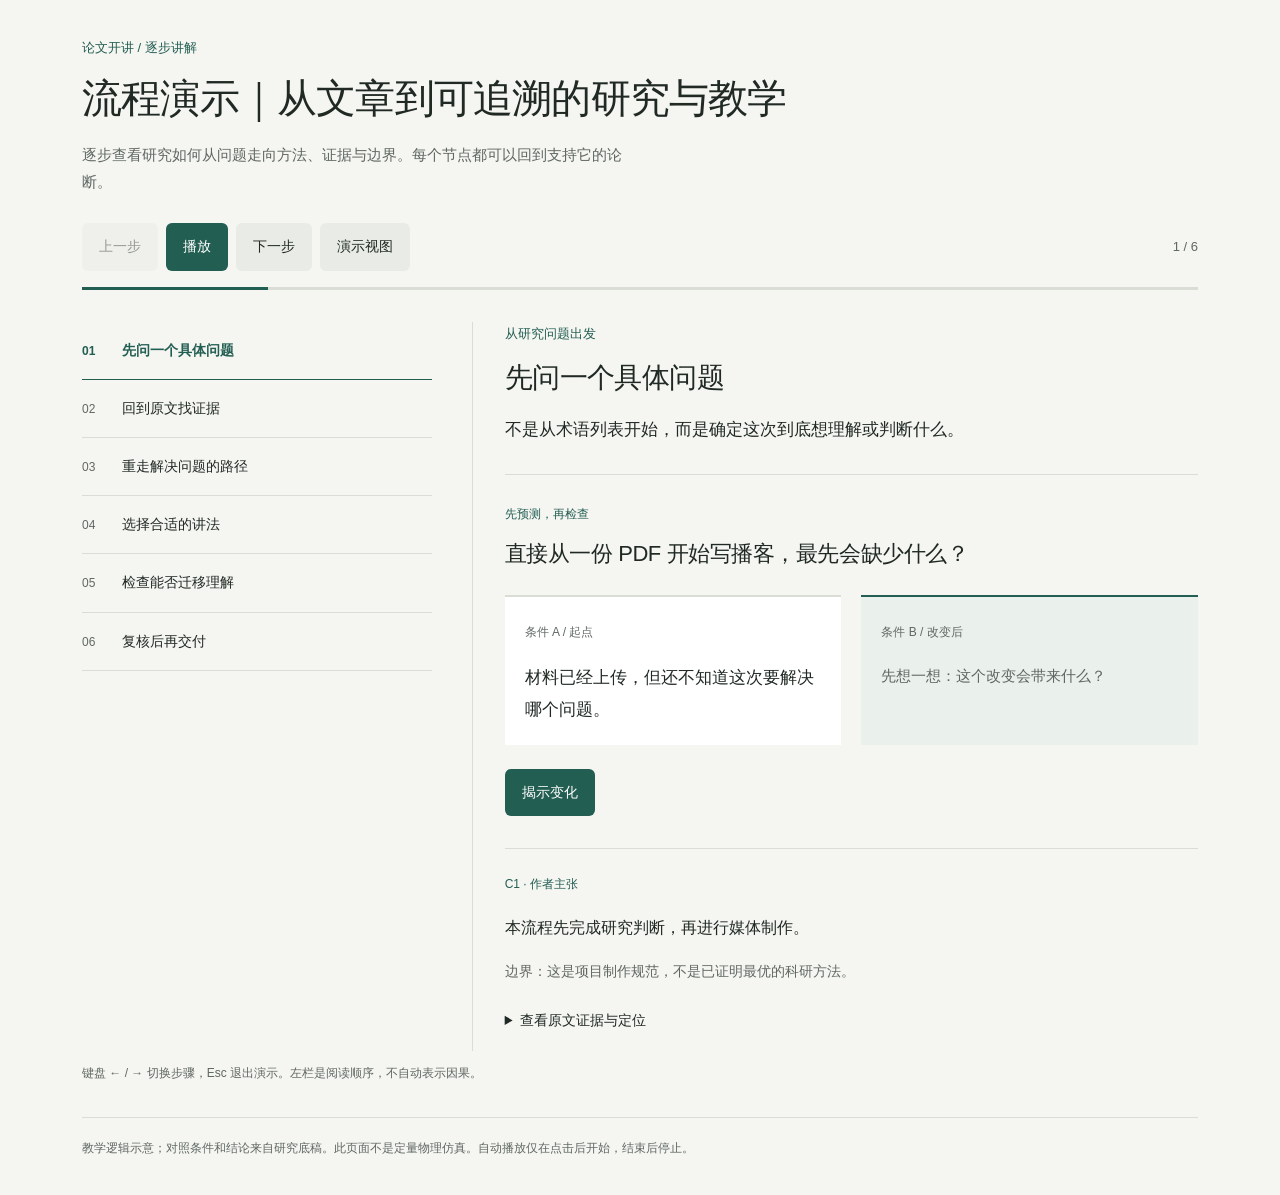
<file: examples/research-v3/visuals/logic-chain.html>
<!doctype html>
<html lang="zh-CN">
<head>
<meta charset="utf-8">
<meta name="viewport" content="width=device-width,initial-scale=1">
<title>研究逻辑链</title>
<style>
:root{color-scheme:light;--bg:#f5f5f2;--panel:#fff;--ink:#202923;--soft:#606862;--line:#d9ddd6;--accent:#235e52;--pale:#eaf0eb}
*{box-sizing:border-box}body{margin:0;background:var(--bg);color:var(--ink);font:16px/1.8 "Helvetica Neue",Arial,"PingFang SC","Microsoft YaHei",sans-serif;-webkit-font-smoothing:antialiased}
main{max-width:1180px;margin:auto;padding:36px 32px}header{max-width:850px}h1,h2,h3{overflow-wrap:anywhere;font-weight:500;letter-spacing:-.02em}
h1{font-size:clamp(28px,3.5vw,40px);line-height:1.35;margin:12px 0 16px}.eyebrow{font-size:13px;color:var(--accent)}.lead{color:var(--soft);font-size:15px;max-width:65ch}
.toolbar{display:flex;gap:8px;align-items:center;flex-wrap:wrap;margin:28px 0 16px}
button{font:inherit;min-height:44px;padding:10px 16px;border:1px solid transparent;border-radius:6px;background:#e9ece6;color:var(--ink);cursor:pointer;font-size:14px;touch-action:manipulation}
button:focus-visible,a:focus-visible,summary:focus-visible{outline:2px solid var(--accent);outline-offset:4px}
button:disabled{opacity:.45;cursor:default}#play,#reveal{background:var(--accent);color:#fff}#present[aria-pressed=true]{border-color:var(--accent);color:var(--accent);background:var(--pale)}
#position{font-size:13px;color:var(--soft);margin-left:auto;font-variant-numeric:tabular-nums}
#meter{height:3px;background:var(--line);margin:0 0 32px}#fill{height:100%;width:0;background:var(--accent)}
.layout{display:grid;grid-template-columns:minmax(200px,.65fr) minmax(0,1.35fr);gap:40px;align-items:start}
#chain{padding:0;margin:0;list-style:none}.node{margin:0}
.node button{display:flex;align-items:baseline;gap:16px;text-align:left;width:100%;border:0;border-radius:0;background:none;padding:16px 0;border-bottom:1px solid var(--line);transition:color .15s}
.node[aria-current=true] button{color:var(--accent);font-weight:600;border-bottom-color:var(--accent);transform:none}
.number{font-variant-numeric:tabular-nums;color:var(--soft);font-size:12px;min-width:24px}.node[aria-current=true] .number{color:var(--accent)}
.detail{padding:0 0 0 32px;border-left:1px solid var(--line);min-width:0}
h2{margin:8px 0 16px;font-size:28px;line-height:1.4}.relation{color:var(--accent);font-size:13px;margin-top:0}.tag{font-size:12px;color:var(--accent)}
#explanation{font-size:17px;line-height:1.9;max-width:70ch}
.claim{border-top:1px solid var(--line);padding:20px 0 8px;margin-top:24px}.boundary{color:var(--soft);font-size:14px}
details{font-size:14px;overflow-wrap:anywhere}summary{cursor:pointer;padding:10px 0;min-height:44px}a{color:var(--accent);text-underline-offset:4px}
footer{color:var(--soft);font-size:12px;margin-top:32px;border-top:1px solid var(--line);padding-top:20px}.reduced,.keyboard-note{color:var(--soft);font-size:12px}
.hidden{display:none!important}.scene{border-top:1px solid var(--line);padding-top:24px;margin-top:28px}
.scene-question{font-size:22px;line-height:1.6;margin:8px 0 24px}
.comparison{display:grid;grid-template-columns:1fr 1fr;gap:20px}
.condition{padding:20px;background:var(--panel);border-top:2px solid var(--line);min-width:0;overflow-wrap:anywhere}
.condition small{color:var(--soft);font-size:12px}.condition p{margin:16px 0 0;font-size:17px;line-height:1.85}
.condition.after{background:var(--pale);border-color:var(--accent)}
.masked #after{display:none}.masked .after{min-height:128px}.masked .after:after{content:"先想一想：这个改变会带来什么？";display:block;margin-top:16px;font-size:15px;color:var(--soft)}
#reveal{margin:24px 0 8px}#takeaway{font-size:16px;color:var(--accent);line-height:1.85}
.presentation body{background:var(--panel)}.presentation main{max-width:1200px;padding-top:24px}
.presentation header h1{font-size:16px;color:var(--soft);letter-spacing:0;max-width:none}.presentation header .lead,.presentation header .eyebrow{display:none}
.presentation .layout{grid-template-columns:1fr}.presentation #chain{display:none}
.presentation .detail{padding:0;border:0}.presentation h2{font-size:38px;max-width:30em}
.presentation #explanation{font-size:21px;max-width:75ch}
.presentation .scene-question{font-size:28px}.presentation .condition{padding:28px;background:var(--bg)}.presentation .condition.after{background:var(--pale)}
.presentation .condition p{font-size:clamp(20px,2.4vw,28px)}.presentation .claim{font-size:15px;max-width:85ch}
@media(max-width:760px){
 main{padding:28px 20px}.layout{grid-template-columns:1fr;gap:28px}.detail{grid-row:1;border:0;padding:0}
 h2{font-size:25px}#chain{border-top:1px solid var(--line)}.toolbar{gap:8px}.toolbar button{padding:8px 12px}
 .presentation main{padding:24px 20px}.presentation h2{font-size:30px}.presentation #explanation{font-size:18px}
}
@media(max-width:520px){
 .comparison{grid-template-columns:1fr;gap:16px}.condition,.presentation .condition{padding:20px}
 .scene-question,.presentation .scene-question{font-size:22px}#position{margin-left:0;width:100%}
 .presentation .condition p{font-size:20px}
}
@media(prefers-reduced-motion:reduce){*{transition:none!important;animation:none!important}.node[aria-current=true] button{transform:none}}
@media print{.toolbar,.keyboard-note,.reduced,#meter,#chain{display:none}.layout{display:block}.detail{border:0;padding:0}.masked #after{display:block}.masked .after:after{display:none}body{background:white}main{padding:0}h1,h2,h3{break-after:avoid}}
</style>
</head>
<body>
<main>
<header><div class="eyebrow">论文开讲 / 逐步讲解</div><h1 id="title"></h1>
<p class="lead">逐步查看研究如何从问题走向方法、证据与边界。每个节点都可以回到支持它的论断。</p></header>
<div class="toolbar">
<button id="prev" type="button">上一步</button><button id="play" type="button">播放</button>
<button id="next" type="button">下一步</button><button id="present" type="button" aria-pressed="false">演示视图</button><span id="position" aria-live="polite"></span>
</div>
<div id="meter" role="progressbar" aria-label="逻辑链进度" aria-valuemin="0" aria-valuemax="100" aria-valuenow="0"><div id="fill"></div></div>
<div class="layout"><ol id="chain" aria-label="逻辑节点"></ol>
<section class="detail" aria-labelledby="node-title">
<p id="relation" class="relation"></p><h2 id="node-title"></h2><p id="explanation"></p>
<section id="scene" class="scene hidden" aria-label="预测与对照">
<span class="tag">先预测，再检查</span><h3 id="scene-question" class="scene-question"></h3>
<div id="comparison" class="comparison masked"><div class="condition"><small>条件 A / 起点</small><p id="before"></p></div><div class="condition after"><small>条件 B / 改变后</small><p id="after"></p></div></div>
<button id="reveal" type="button" aria-expanded="false">揭示变化</button><p id="takeaway" class="hidden"></p>
</section>
<div id="claims"></div></section></div>
<p id="motion-note" class="reduced"></p>
<p class="keyboard-note">键盘 ← / → 切换步骤，Esc 退出演示。左栏是阅读顺序，不自动表示因果。</p>
<footer>教学逻辑示意；对照条件和结论来自研究底稿。此页面不是定量物理仿真。自动播放仅在点击后开始，结束后停止。</footer>
</main>
<script id="data" type="application/json">{"title": "流程演示｜从文章到可追溯的研究与教学", "seconds_per_step": 7, "nodes": [{"id": "N1", "label": "先问一个具体问题", "explanation": "不是从术语列表开始，而是确定这次到底想理解或判断什么。", "claim_ids": ["C1"]}, {"id": "N2", "label": "回到原文找证据", "explanation": "把作者的主张、实际观察和自己的推断分开放。", "claim_ids": ["C1", "C2"]}, {"id": "N3", "label": "重走解决问题的路径", "explanation": "朴素方案为什么失败？最小改动解决了什么，又付出什么代价？不知道的地方保留为空缺。", "claim_ids": ["C1", "C2"]}, {"id": "N4", "label": "选择合适的讲法", "explanation": "短篇可突出直觉，长篇可展开推导。此图只演示制作流程，并非科学模拟。", "claim_ids": ["C3"]}, {"id": "N5", "label": "检查能否迁移理解", "explanation": "试着改变条件，请读者预测结果。术语记住了，不代表机制理解了。", "claim_ids": ["C3"]}, {"id": "N6", "label": "复核后再交付", "explanation": "底稿、报告、脚本与声音须对应同一版本；内容复核和技术检查各自留下记录。", "claim_ids": ["C2", "C4"]}], "edges": [{"from": "N1", "to": "N2", "relation": "motivates", "reason": "先有研究问题，才知道要寻找什么证据。", "evidence_ids": ["E1"]}, {"from": "N2", "to": "N3", "relation": "enables", "reason": "有可核对的材料，才能讨论方法为什么有用。", "evidence_ids": ["E2"]}, {"from": "N3", "to": "N4", "relation": "enables", "reason": "先理解，再选择讲解的细节与顺序。", "evidence_ids": ["E3"]}, {"from": "N4", "to": "N5", "relation": "enables", "reason": "讲解之后用预测题检查理解。", "evidence_ids": ["E3"]}, {"from": "N5", "to": "N6", "relation": "motivates", "reason": "暴露的问题需要回到材料修正。", "evidence_ids": ["E4"]}], "claims": [{"id": "C1", "text": "本流程先完成研究判断，再进行媒体制作。", "type": "author_claim", "boundary": "这是项目制作规范，不是已证明最优的科研方法。", "evidence_ids": ["E1"]}, {"id": "C2", "text": "报告、脚本与动画应共用可追溯的论断和证据。", "type": "author_claim", "boundary": "ID 关联能检查结构，不能自动证明证据支持了论断。", "evidence_ids": ["E2"]}, {"id": "C3", "text": "解释方式需要随目标调整，动画并非每次必需。", "type": "author_claim", "boundary": "教学效果仍需真实使用后验证。", "evidence_ids": ["E3"]}, {"id": "C4", "text": "完成交付需要同时看版本一致性和实际内容检查。", "type": "author_claim", "boundary": "解码和时长合格不等于发音、科学结论或听感已经合格。", "evidence_ids": ["E4"]}], "evidence": [{"id": "E1", "source_id": "S1", "location": "每次固定执行／开头说明", "observation": "流程从立题、证据和分析开始，工具不代替研究判断。", "verification": "verified"}, {"id": "E2", "source_id": "S1", "location": "固定交付包", "observation": "research.json 是共同底稿，脚本通过 claim_ids 关联论断。", "verification": "verified"}, {"id": "E3", "source_id": "S1", "location": "小动画的决策规则／教学范例", "observation": "动画按解释需要选择，学习卡用于检查理解。", "verification": "verified"}, {"id": "E4", "source_id": "S1", "location": "音频生产升级／验收", "observation": "成片保留发布记录，技术检查与科学内容、听感检查分开。", "verification": "verified"}], "sources": [{"id": "S1", "title": "研究制作流程 V3（项目设计文档）", "location": "../../../WORKFLOW.md", "kind": "project_design", "access_status": "full_text", "identity_checked": true, "authors": ["本项目工作流设计"], "year": 2026, "version": "V3 / 2026-10-24", "verified_at": "2026-10-24"}], "scenes": [{"node_id": "N1", "question": "直接从一份 PDF 开始写播客，最先会缺少什么？", "before": "材料已经上传，但还不知道这次要解决哪个问题。", "after": "先确定读者与问题，再决定每篇材料的阅读范围。", "takeaway": "示例讨论的是工作流程，不是某篇论文的科学结果。", "claim_ids": ["C1"]}, {"node_id": "N5", "question": "听起来懂了，是否就能迁移到新场景？", "before": "听众能重复术语，但不能说明改变一个条件后的结果。", "after": "给一个新的条件，让听众先预测，再用机制解释。", "takeaway": "自测用于暴露理解缺口；不是学习效果已经得到实验验证。", "claim_ids": ["C3"]}]}</script>
<script>
const data=JSON.parse(document.getElementById('data').textContent);
const byId=(items)=>Object.fromEntries(items.map(x=>[x.id,x]));
const claims=byId(data.claims), evidence=byId(data.evidence), sources=byId(data.sources);
const relations={motivates:'提出动机',requires:'依赖前提',supports:'提供支持',contrasts:'形成对照',limits:'限定边界',enables:'使下一步可行',causes:'因果关系'};
const types={author_claim:'作者主张',observation:'观测／证据',inference:'补充推断'};
let index=0,timer=null,elapsed=0,last=0,revealed=false;
const reduced=matchMedia('(prefers-reduced-motion: reduce)');
const $=(id)=>document.getElementById(id);
function el(tag,text,cls){const n=document.createElement(tag);n.textContent=text;if(cls)n.className=cls;return n}
$('title').textContent=data.title;document.title=data.title+' · 逻辑链';
data.nodes.forEach((n,i)=>{const li=el('li','','node'),b=el('button','');b.type='button';b.append(el('span',String(i+1).padStart(2,'0'),'number'),el('span',n.label));b.addEventListener('click',()=>{pause();show(i)});li.append(b);$('chain').append(li)});
function show(i){
index=i;elapsed=0;const n=data.nodes[i],previous=data.nodes[i-1];
const edge=previous&&data.edges.find(e=>e.from===previous.id&&e.to===n.id);
$('relation').textContent=edge?relations[edge.relation]+'：'+edge.reason:(i?'下一知识点':'从研究问题出发');
$('node-title').textContent=n.label;$('explanation').textContent=n.explanation;
const scene=(data.scenes||[]).find(s=>s.node_id===n.id);
$('scene').classList.toggle('hidden',!scene);revealed=false;$('comparison').classList.add('masked');$('reveal').textContent='揭示变化';$('reveal').setAttribute('aria-expanded','false');$('takeaway').classList.add('hidden');
if(scene){$('scene-question').textContent=scene.question;$('before').textContent=scene.before;$('after').textContent=scene.after;$('takeaway').textContent=scene.takeaway}
$('position').textContent=(i+1)+' / '+data.nodes.length;
[...$('chain').children].forEach((li,j)=>li.setAttribute('aria-current',String(j===i)));
$('claims').replaceChildren();
n.claim_ids.forEach(id=>{
 const c=claims[id],box=el('div','','claim');box.append(el('span',id+' · '+types[c.type],'tag'),el('p',c.text),el('p','边界：'+c.boundary,'boundary'));
 const details=el('details','');details.append(el('summary','查看原文证据与定位'));
 c.evidence_ids.forEach(eid=>{const e=evidence[eid],s=sources[e.source_id];details.append(el('p',eid+' · '+s.title+' · '+e.location+' ['+e.verification+']'),el('p',e.observation));
 const loc=s.location||'';if(/^https?:\/\//i.test(loc)){const a=el('a','打开来源');a.href=loc;a.target='_blank';a.rel='noopener noreferrer';details.append(a)}else details.append(el('p',loc));
 });box.append(details);$('claims').append(box);
});$('prev').disabled=i===0;$('next').disabled=i===data.nodes.length-1;progress();
}
function progress(){const value=100*(index+1)/data.nodes.length;$('fill').style.width=value+'%';$('meter').setAttribute('aria-valuenow',String(Math.round(value)))}
function pause(){if(timer!==null)cancelAnimationFrame(timer);timer=null;$('play').textContent='播放'}
function reveal(){revealed=!revealed;$('comparison').classList.toggle('masked',!revealed);$('takeaway').classList.toggle('hidden',!revealed);$('reveal').textContent=revealed?'收起解释，重新预测':'揭示变化';$('reveal').setAttribute('aria-expanded',String(revealed))}
function tick(now){elapsed+=Math.min(now-last,250);last=now;if(!revealed&&elapsed>=500*(data.seconds_per_step||7))reveal();if(elapsed>=1000*(data.seconds_per_step||7)){if(index===data.nodes.length-1){pause();return}show(index+1)}timer=requestAnimationFrame(tick)}
$('reveal').addEventListener('click',()=>{pause();reveal()});
$('present').addEventListener('click',()=>{const active=document.documentElement.classList.toggle('presentation');$('present').setAttribute('aria-pressed',String(active));$('present').textContent=active?'退出演示':'演示视图'});
document.addEventListener('keydown',e=>{if(e.altKey||e.ctrlKey||e.metaKey||e.target.closest('input,textarea,select'))return;if(e.key==='ArrowRight'){$('next').click();e.preventDefault()}if(e.key==='ArrowLeft'){$('prev').click();e.preventDefault()}if(e.key==='Escape'&&document.documentElement.classList.contains('presentation'))$('present').click()});
$('play').addEventListener('click',()=>{if(timer!==null){pause();return}if(index===data.nodes.length-1)show(0);$('play').textContent='暂停';last=performance.now();timer=requestAnimationFrame(tick)});
$('prev').addEventListener('click',()=>{pause();show(Math.max(0,index-1))});
$('next').addEventListener('click',()=>{pause();show(Math.min(data.nodes.length-1,index+1))});
document.addEventListener('visibilitychange',()=>{if(document.hidden)pause()});
function motion(){pause();$('motion-note').textContent=reduced.matches?'已按系统设置减少移动效果；仍可手动逐步查看。':''}
reduced.addEventListener('change',motion);motion();show(0);
</script>
</body></html>
</file>
